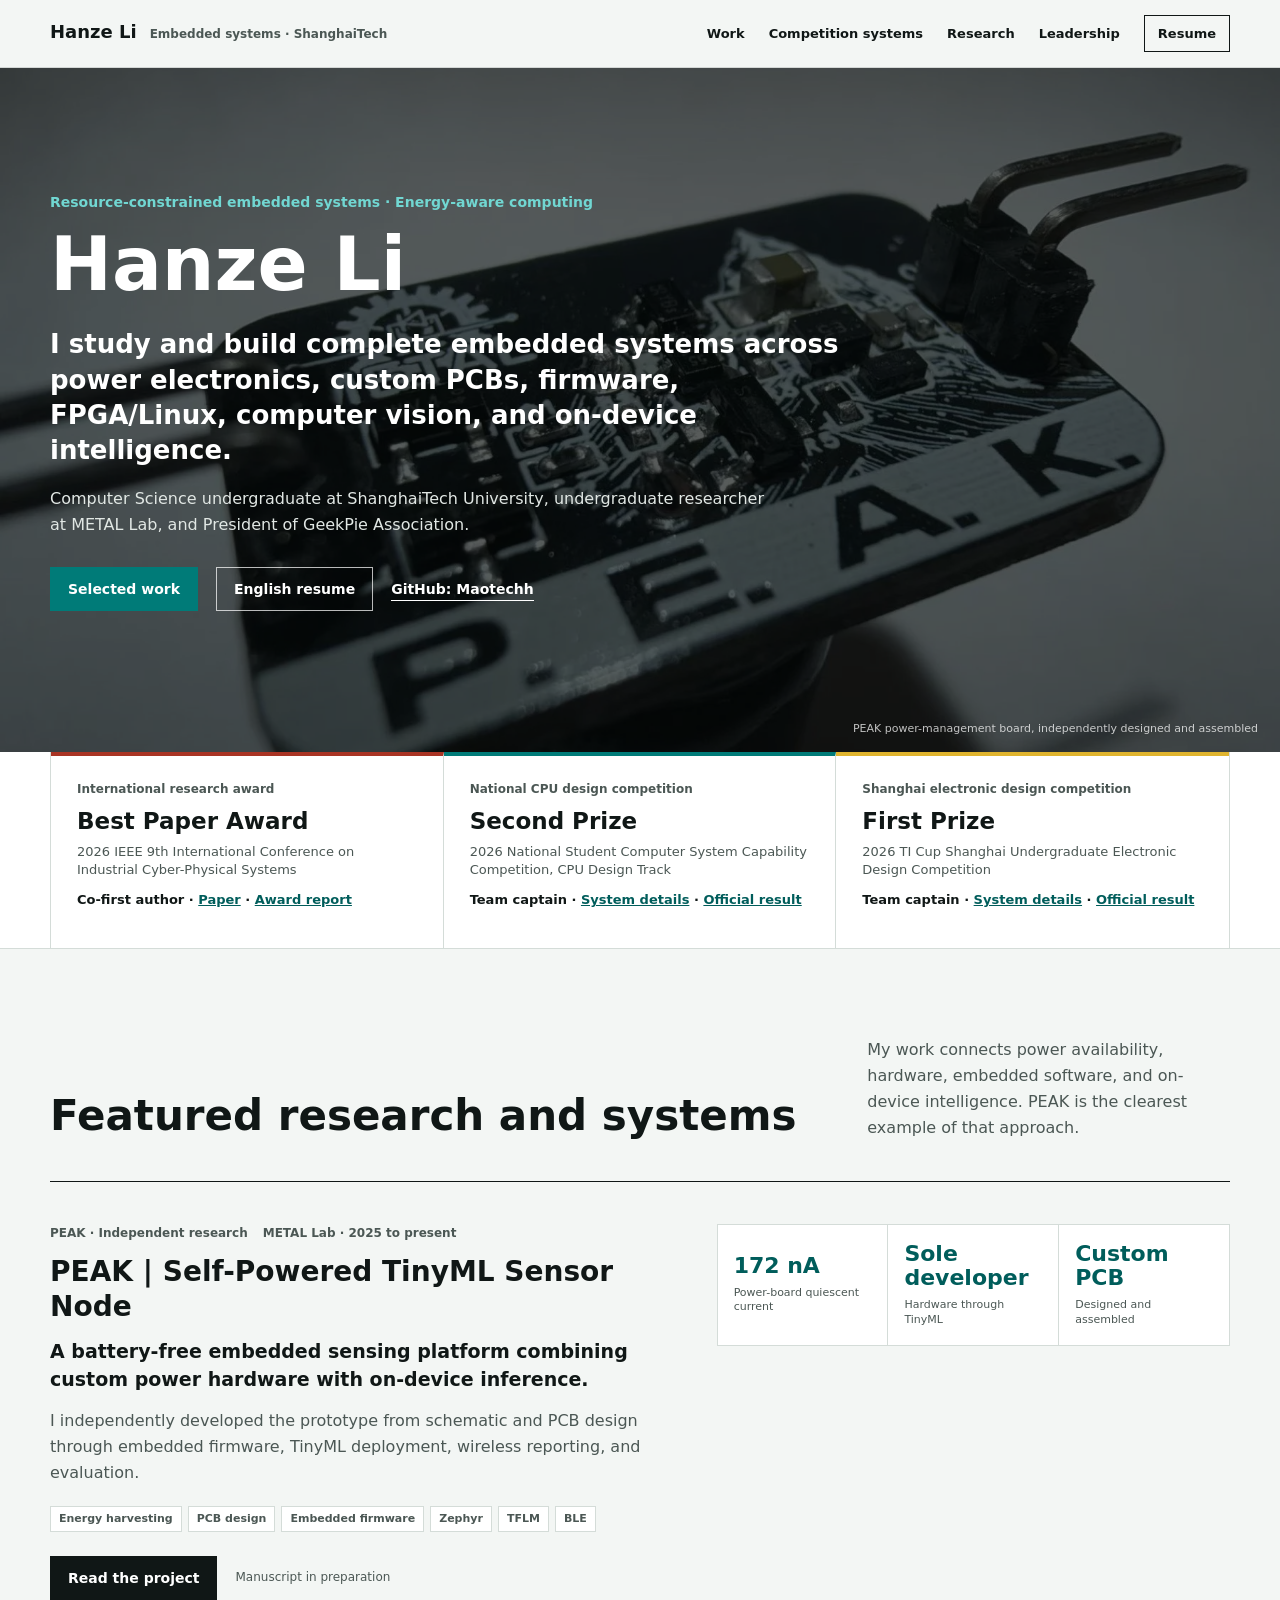
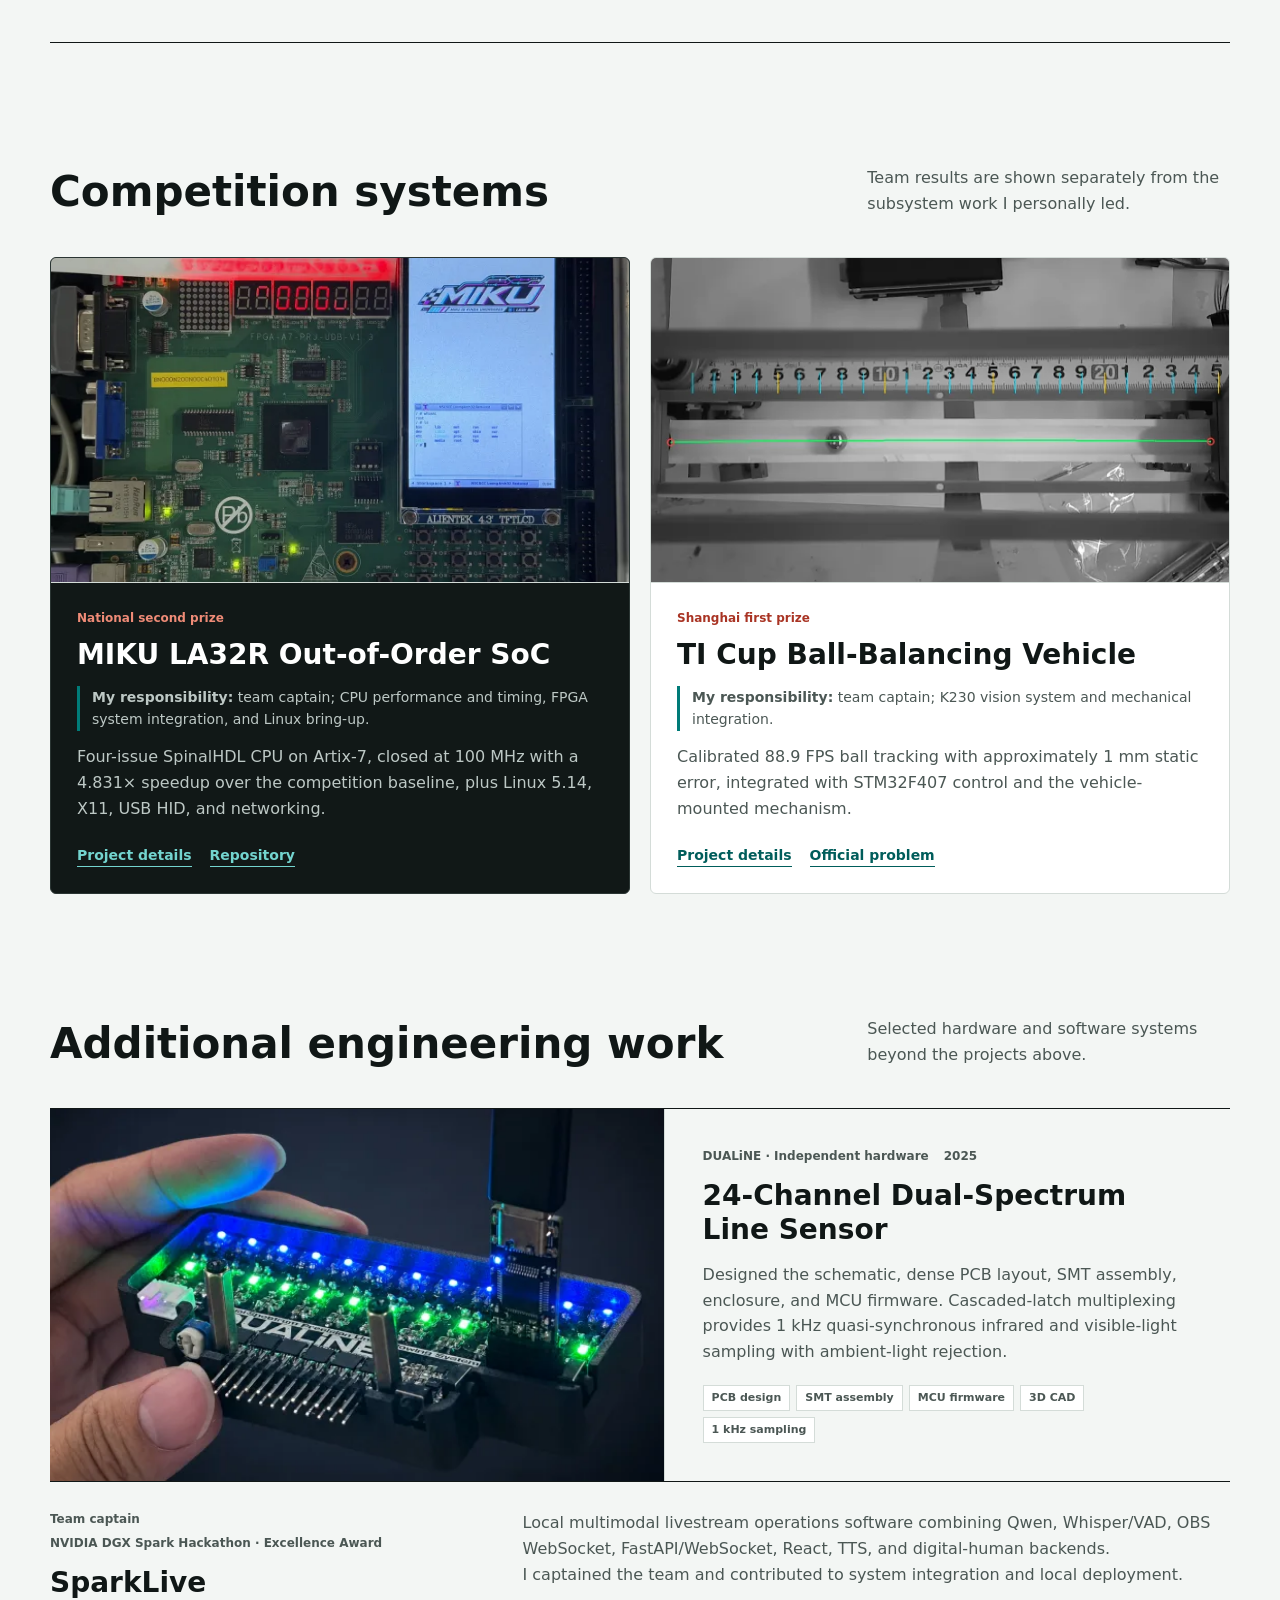
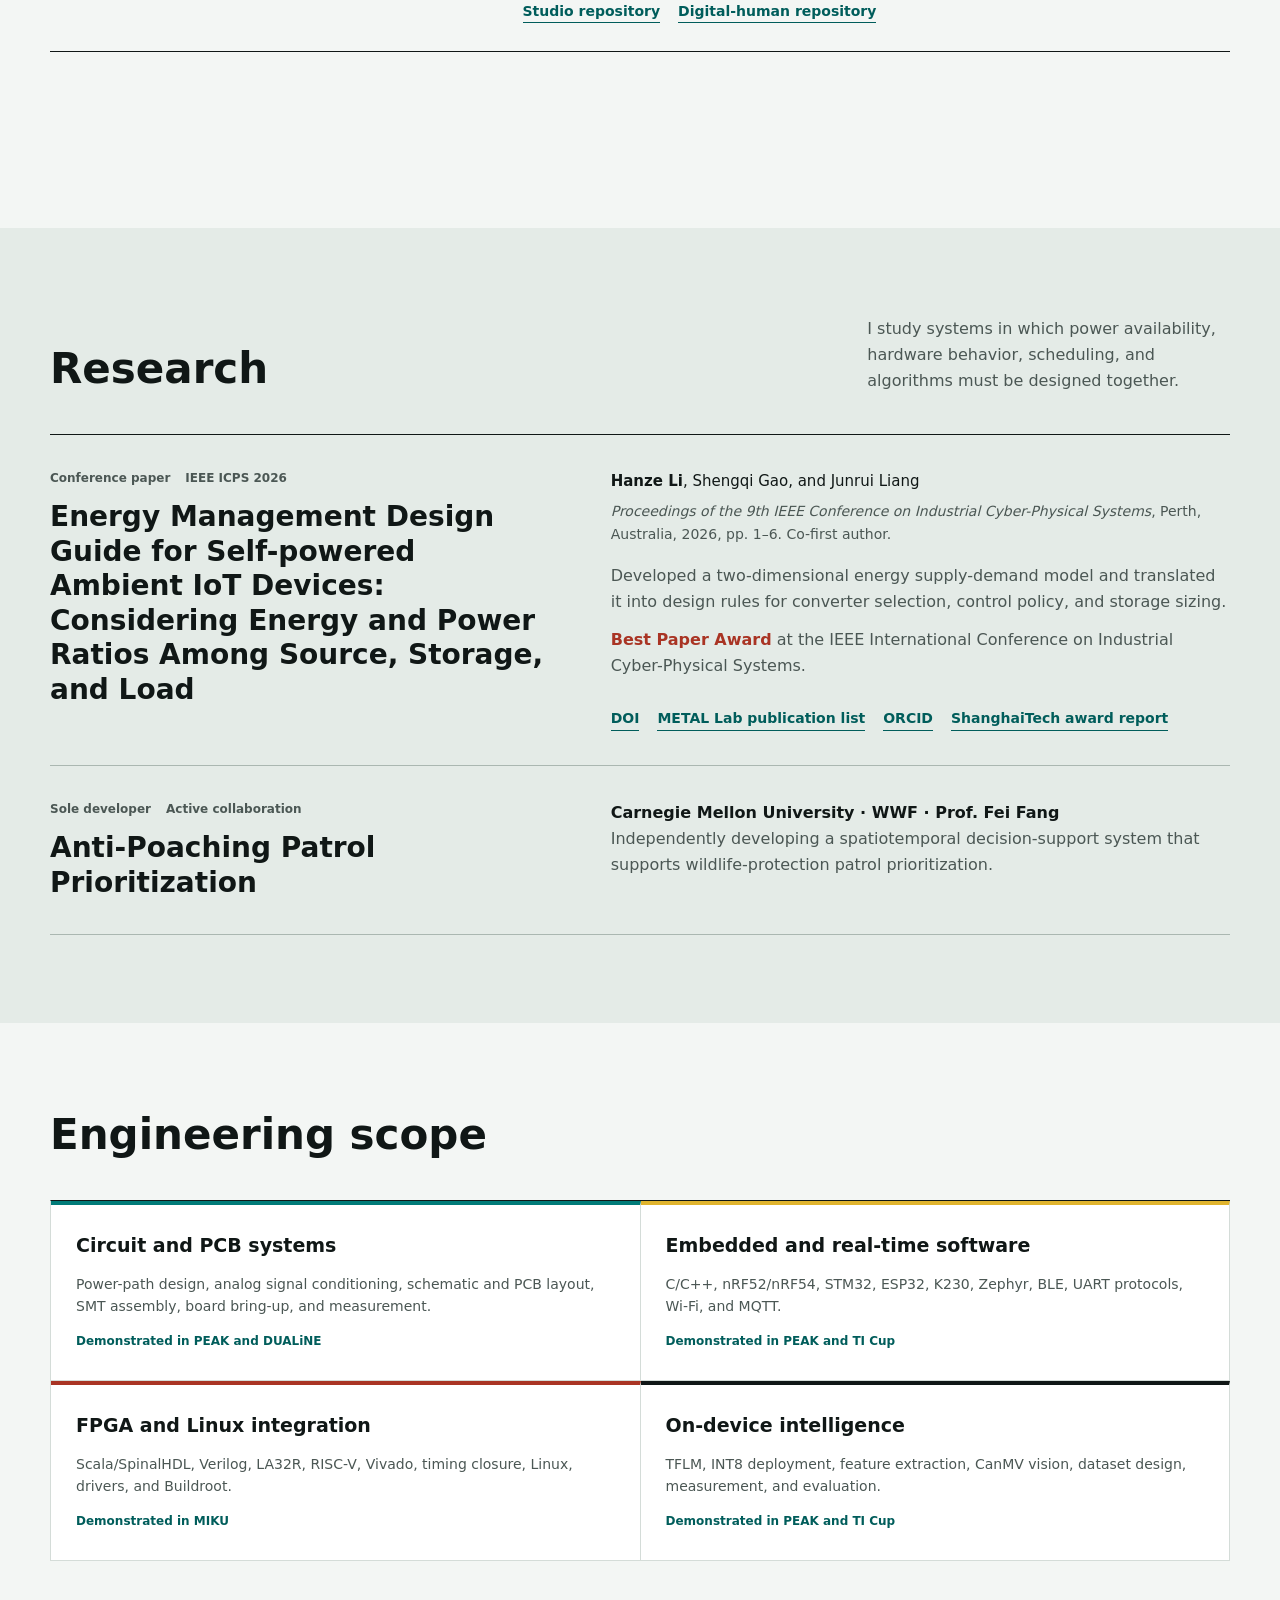
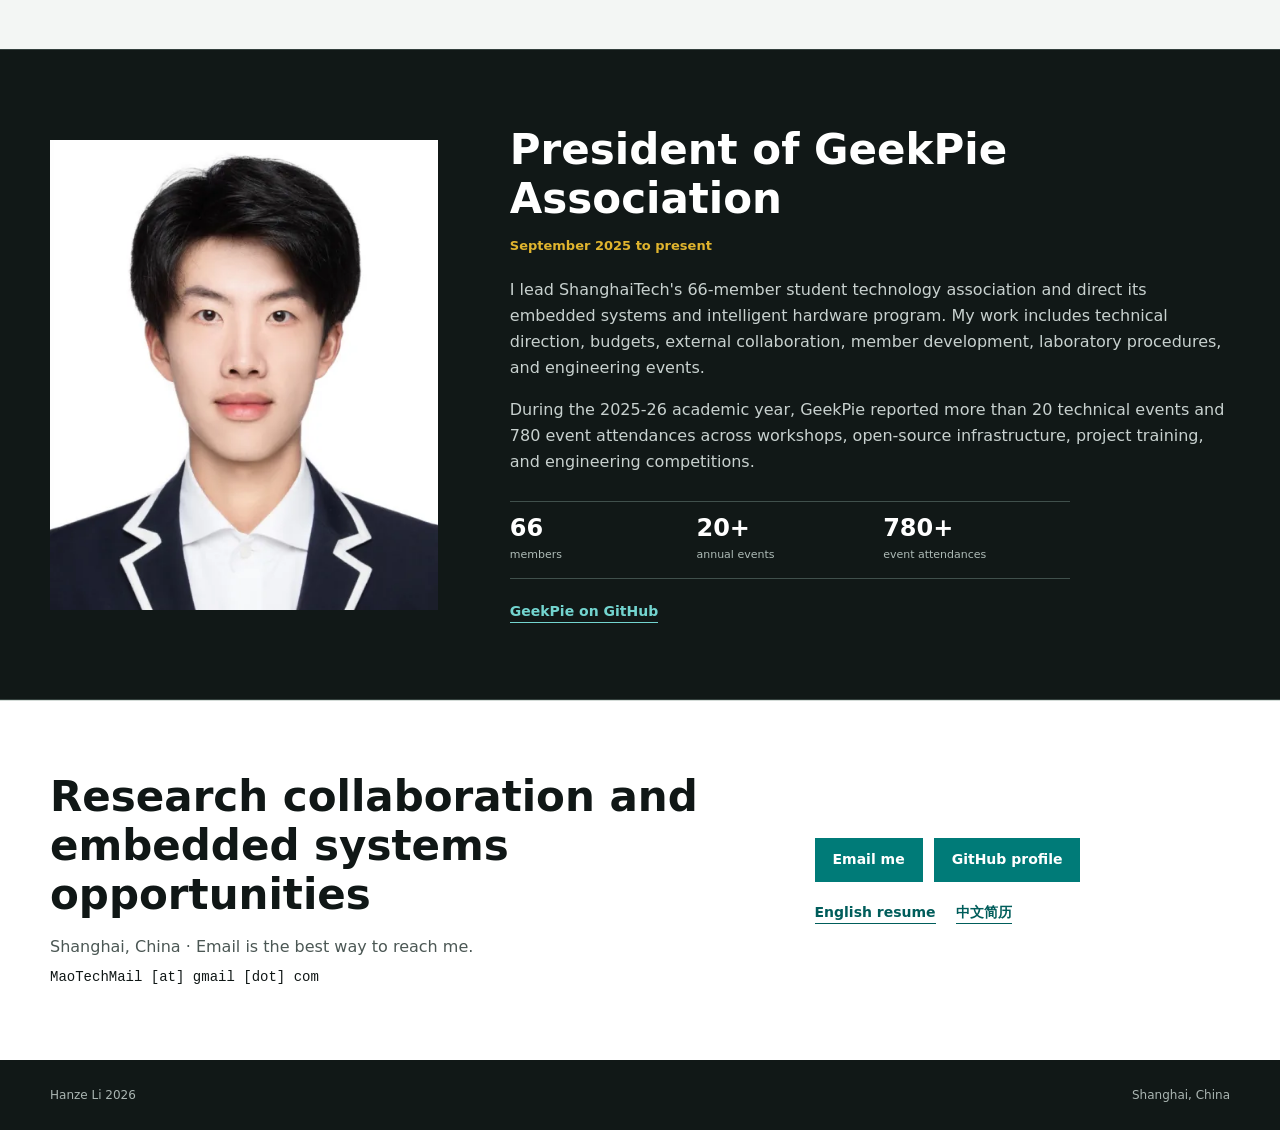
<file: index.html>
<!DOCTYPE html>
<html lang="en">
  <head>
    <meta charset="utf-8">
    <meta name="viewport" content="width=device-width, initial-scale=1">
    <meta
      name="description"
      content="Hanze Li studies resource-constrained embedded systems across power electronics, custom PCBs, firmware, FPGA/Linux, computer vision, and on-device intelligence."
    >
    <meta name="theme-color" content="#111817">
    <meta property="og:type" content="website">
    <meta property="og:title" content="Hanze Li | Embedded Systems Researcher and Engineer">
    <meta
      property="og:description"
      content="Research and engineering across resource-constrained embedded systems, custom hardware, FPGA/Linux systems, and real-time vision."
    >
    <meta property="og:url" content="https://maotechh.github.io/">
    <meta property="og:image" content="https://maotechh.github.io/assets/images/og-hanze-li.jpg">
    <meta property="og:image:width" content="1200">
    <meta property="og:image:height" content="630">
    <meta property="og:image:alt" content="Close-up of the independently designed PEAK energy-management board">
    <meta name="twitter:card" content="summary_large_image">
    <meta name="twitter:title" content="Hanze Li | Embedded Systems Researcher and Engineer">
    <meta name="twitter:description" content="Research and engineering across resource-constrained embedded systems, custom hardware, FPGA/Linux systems, and real-time vision.">
    <meta name="twitter:image" content="https://maotechh.github.io/assets/images/og-hanze-li.jpg">
    <title>Hanze Li | Embedded Systems Researcher and Engineer</title>
    <link rel="canonical" href="https://maotechh.github.io/">
    <link rel="icon" type="image/svg+xml" href="assets/images/favicon.svg">
    <link rel="icon" type="image/png" sizes="32x32" href="assets/images/favicon-32.png?v=20260903-2">
    <link rel="apple-touch-icon" href="assets/images/apple-touch-icon.png?v=20260903-2">
    <link
      rel="preload"
      as="image"
      href="assets/images/peak-board-1200.webp"
      imagesrcset="assets/images/peak-board-640.webp 640w, assets/images/peak-board-1200.webp 1200w, assets/images/peak-board-1800.webp 1800w"
      imagesizes="100vw"
      type="image/webp"
      fetchpriority="high"
    >
    <script>document.documentElement.classList.add("js");</script>
    <link rel="stylesheet" href="styles.css?v=20260903-2">
    <script type="application/ld+json">
      {
        "@context": "https://schema.org",
        "@type": "Person",
        "name": "Hanze Li",
        "alternateName": "Maotechh",
        "url": "https://maotechh.github.io/",
        "image": "https://maotechh.github.io/assets/images/hanze-li.jpg",
        "jobTitle": "Undergraduate Researcher",
        "affiliation": [
          { "@type": "CollegeOrUniversity", "name": "ShanghaiTech University" },
          { "@type": "Organization", "name": "METAL Lab" }
        ],
        "award": [
          "Best Paper Award, IEEE ICPS 2026",
          "Second Prize, 2026 National Student Computer System Capability Competition CPU Design Track",
          "First Prize, 2026 TI Cup Shanghai Undergraduate Electronic Design Competition"
        ],
        "sameAs": [
          "https://github.com/Maotechh",
          "https://github.com/ShanghaitechGeekPie/",
          "https://geekpie.club/",
          "https://orcid.org/0009-0001-6922-0891"
        ]
      }
    </script>
    <script src="script.js?v=20260904" defer></script>
  </head>
  <body>
    <a class="skip-link" href="#main-content">Skip to content</a>

    <header class="site-header" data-header>
      <div class="nav-shell">
        <a class="brand" href="#top">
          <span class="brand-name">Hanze Li</span>
          <span class="brand-label">Embedded systems · ShanghaiTech</span>
        </a>
        <button class="menu-button" type="button" aria-expanded="false" aria-controls="site-nav">
          Menu
        </button>
        <nav class="site-nav" id="site-nav" aria-label="Primary navigation">
          <a href="#work">Work</a>
          <a href="#competition">Competition systems</a>
          <a href="#research">Research</a>
          <a href="#leadership">Leadership</a>
          <a class="nav-resume" href="assets/docs/Hanze-Li-Resume.pdf?v=20260904-2">Resume</a>
        </nav>
      </div>
    </header>

    <main id="main-content">
      <section class="hero" id="top" aria-labelledby="hero-title">
        <picture class="hero-media" aria-hidden="true">
          <source
            type="image/webp"
            srcset="assets/images/peak-board-640.webp 640w, assets/images/peak-board-1200.webp 1200w, assets/images/peak-board-1800.webp 1800w"
            sizes="100vw"
          >
          <img src="assets/images/peak-board.jpg" alt="" width="1800" height="1349" fetchpriority="high">
        </picture>
        <div class="hero-overlay" aria-hidden="true"></div>
        <div class="hero-content">
          <p class="hero-kicker">Resource-constrained embedded systems · Energy-aware computing</p>
          <h1 id="hero-title">Hanze Li</h1>
          <p class="hero-summary">
            I study and build complete embedded systems across power electronics, custom
            PCBs, firmware, FPGA/Linux, computer vision, and on-device intelligence.
          </p>
          <p class="hero-context">
            Computer Science undergraduate at ShanghaiTech University, undergraduate
            researcher at METAL Lab, and President of GeekPie Association.
          </p>
          <nav class="hero-actions" aria-label="Primary links">
            <a class="button button-primary" href="#work">Selected work</a>
            <a class="button button-secondary" href="assets/docs/Hanze-Li-Resume.pdf?v=20260904-2">English resume</a>
            <a class="text-link light-link" href="https://github.com/Maotechh">GitHub: Maotechh</a>
          </nav>
        </div>
        <p class="hero-caption">PEAK power-management board, independently designed and assembled</p>
      </section>

      <section class="recognition" aria-labelledby="recognition-title">
        <div class="page-shell">
          <h2 class="visually-hidden" id="recognition-title">Selected recognition</h2>
          <div class="recognition-grid">
            <article>
              <p class="recognition-level">International research award</p>
              <h3>Best Paper Award</h3>
              <p class="recognition-event">2026 IEEE 9th International Conference on Industrial Cyber-Physical Systems</p>
              <p class="recognition-role">Co-first author · <a href="https://doi.org/10.1109/ICPS70486.2026.11567971">Paper</a> · <a href="https://sist.shanghaitech.edu.cn/2026/0527/c2858a1123090/page.htm">Award report</a></p>
            </article>
            <article>
              <p class="recognition-level">National CPU design competition</p>
              <h3>Second Prize</h3>
              <p class="recognition-event">2026 National Student Computer System Capability Competition, CPU Design Track</p>
              <p class="recognition-role">Team captain · <a href="projects/miku.html">System details</a> · <a href="https://www.nscscc.com/?p=946">Official result</a></p>
            </article>
            <article>
              <p class="recognition-level">Shanghai electronic design competition</p>
              <h3>First Prize</h3>
              <p class="recognition-event">2026 TI Cup Shanghai Undergraduate Electronic Design Competition</p>
              <p class="recognition-role">Team captain · <a href="projects/ti-cup.html">System details</a> · <a href="https://nuedc-sh.sjtu.edu.cn/post_detail.php?id=61">Official result</a></p>
            </article>
          </div>
        </div>
      </section>

      <section class="section page-shell" id="work">
        <div class="section-heading">
          <h2>Featured research and systems</h2>
          <p>
            My work connects power availability, hardware, embedded software, and
            on-device intelligence. PEAK is the clearest example of that approach.
          </p>
        </div>

        <article class="feature-project">
          <div class="feature-copy">
            <div class="project-meta">
              <span>PEAK · Independent research</span>
              <span>METAL Lab · 2025 to present</span>
            </div>
            <h3>PEAK | Self-Powered TinyML Sensor Node</h3>
            <p class="project-lead">
              A battery-free embedded sensing platform combining custom power hardware
              with on-device inference.
            </p>
            <p>
              I independently developed the prototype from schematic and PCB design through
              embedded firmware, TinyML deployment, wireless reporting, and evaluation.
            </p>
            <dl class="metric-grid">
              <div><dt>172 nA</dt><dd>Power-board quiescent current</dd></div>
              <div><dt>Sole developer</dt><dd>Hardware through TinyML</dd></div>
              <div><dt>Custom PCB</dt><dd>Designed and assembled</dd></div>
            </dl>
            <ul class="tag-list">
              <li>Energy harvesting</li>
              <li>PCB design</li>
              <li>Embedded firmware</li>
              <li>Zephyr</li>
              <li>TFLM</li>
              <li>BLE</li>
            </ul>
            <div class="project-actions">
              <a class="button button-dark" href="projects/peak.html">Read the project</a>
              <span class="project-note">Manuscript in preparation</span>
            </div>
          </div>
        </article>
      </section>

      <section class="section section-compact page-shell" id="competition">
        <div class="section-heading">
          <h2>Competition systems</h2>
          <p>Team results are shown separately from the subsystem work I personally led.</p>
        </div>

        <div class="project-grid">
          <article class="project-card project-card-dark">
            <a class="project-image" href="projects/miku.html">
              <picture>
                <source
                  type="image/webp"
                  srcset="assets/images/miku-board-640.webp 640w, assets/images/miku-board-1000.webp 1000w"
                  sizes="(max-width: 760px) calc(100vw - 32px), 50vw"
                >
                <img src="assets/images/miku-board.jpg" alt="MIKU LA32R SoC running LoongArch Linux on an Artix-7 FPGA board" width="1600" height="900" loading="lazy">
              </picture>
            </a>
            <div class="project-card-body">
              <p class="result-label">National second prize</p>
              <h3><a href="projects/miku.html">MIKU LA32R Out-of-Order SoC</a></h3>
              <p class="ownership"><strong>My responsibility:</strong> team captain; CPU performance and timing, FPGA system integration, and Linux bring-up.</p>
              <p>
                Four-issue SpinalHDL CPU on Artix-7, closed at 100 MHz with a 4.831×
                speedup over the competition baseline, plus Linux 5.14, X11, USB HID,
                and networking.
              </p>
              <div class="card-links">
                <a class="text-link" href="projects/miku.html">Project details</a>
                <a class="text-link" href="https://github.com/TossACoinTAC/NSCSCC2026-MIKU">Repository</a>
              </div>
            </div>
          </article>

          <article class="project-card">
            <a class="project-image" href="projects/ti-cup.html">
              <picture>
                <source
                  type="image/webp"
                  srcset="assets/images/ti-vision-640.webp 640w, assets/images/ti-vision-960.webp 960w"
                  sizes="(max-width: 760px) calc(100vw - 32px), 50vw"
                >
                <img src="assets/images/ti-vision.png" alt="K230 grayscale vision output with the calibrated beam centerline and detected steel ball" width="1280" height="960" loading="lazy">
              </picture>
            </a>
            <div class="project-card-body">
              <p class="result-label">Shanghai first prize</p>
              <h3><a href="projects/ti-cup.html">TI Cup Ball-Balancing Vehicle</a></h3>
              <p class="ownership"><strong>My responsibility:</strong> team captain; K230 vision system and mechanical integration.</p>
              <p>
                Calibrated 88.9 FPS ball tracking with approximately 1 mm static error,
                integrated with STM32F407 control and the vehicle-mounted mechanism.
              </p>
              <div class="card-links">
                <a class="text-link" href="projects/ti-cup.html">Project details</a>
                <a class="text-link" href="https://res.nuedc-training.com.cn/topic/2026/topic_140.html">Official problem</a>
              </div>
            </div>
          </article>
        </div>
      </section>

      <section class="section section-compact page-shell" aria-labelledby="hardware-title">
        <div class="section-heading">
          <h2 id="hardware-title">Additional engineering work</h2>
          <p>Selected hardware and software systems beyond the projects above.</p>
        </div>

        <article class="hardware-project">
          <figure class="hardware-visual">
            <picture>
              <source
                type="image/webp"
                srcset="assets/images/dualine-640.webp 640w, assets/images/dualine-1000.webp 1000w"
                sizes="(max-width: 760px) calc(100vw - 32px), 48vw"
              >
              <img src="assets/images/dualine.jpg" alt="DUALiNE 24-channel dual-spectrum line sensor operating with infrared and visible-light emitters" width="1440" height="810" loading="lazy">
            </picture>
          </figure>
          <div class="hardware-copy">
            <div class="project-meta"><span>DUALiNE · Independent hardware</span><span>2025</span></div>
            <h3>24-Channel Dual-Spectrum Line Sensor</h3>
            <p>
              Designed the schematic, dense PCB layout, SMT assembly, enclosure, and MCU
              firmware. Cascaded-latch multiplexing provides 1 kHz quasi-synchronous
              infrared and visible-light sampling with ambient-light rejection.
            </p>
            <ul class="tag-list">
              <li>PCB design</li>
              <li>SMT assembly</li>
              <li>MCU firmware</li>
              <li>3D CAD</li>
              <li>1 kHz sampling</li>
            </ul>
          </div>
        </article>

        <div class="secondary-list">
          <article>
            <div>
              <p class="project-meta"><span>Team captain</span><span>NVIDIA DGX Spark Hackathon · Excellence Award</span></p>
              <h3>SparkLive</h3>
            </div>
            <div>
              <p>
                Local multimodal livestream operations software combining Qwen, Whisper/VAD,
                OBS WebSocket, FastAPI/WebSocket, React, TTS, and digital-human backends.
              </p>
              <p>I captained the team and contributed to system integration and local deployment.</p>
              <div class="card-links">
                <a class="text-link" href="https://github.com/SkillfulPainter/Sparklive-Studio">Studio repository</a>
                <a class="text-link" href="https://github.com/SkillfulPainter/Sparklive-Digital-Man">Digital-human repository</a>
              </div>
            </div>
          </article>
        </div>
      </section>

      <section class="research-band" id="research">
        <div class="section page-shell">
          <div class="section-heading">
            <h2>Research</h2>
            <p>
              I study systems in which power availability, hardware behavior, scheduling,
              and algorithms must be designed together.
            </p>
          </div>

          <div class="research-list">
            <article>
              <div class="research-title">
                <p class="project-meta"><span>Conference paper</span><span>IEEE ICPS 2026</span></p>
                <h3>Energy Management Design Guide for Self-powered Ambient IoT Devices: Considering Energy and Power Ratios Among Source, Storage, and Load</h3>
              </div>
              <div class="research-copy publication-entry">
                <p class="publication-authors"><strong>Hanze Li</strong>, Shengqi Gao, and Junrui Liang</p>
                <p class="publication-venue"><em>Proceedings of the 9th IEEE Conference on Industrial Cyber-Physical Systems</em>, Perth, Australia, 2026, pp. 1–6. Co-first author.</p>
                <p>
                  Developed a two-dimensional energy supply-demand model and translated it
                  into design rules for converter selection, control policy, and storage sizing.
                </p>
                <p class="research-result"><strong>Best Paper Award</strong> at the IEEE International Conference on Industrial Cyber-Physical Systems.</p>
                <div class="card-links publication-links">
                  <a class="text-link" href="https://doi.org/10.1109/ICPS70486.2026.11567971">DOI</a>
                  <a class="text-link" href="https://metal.shanghaitech.edu.cn/publication.htm">METAL Lab publication list</a>
                  <a class="text-link" href="https://orcid.org/0009-0001-6922-0891">ORCID</a>
                  <a class="text-link" href="https://sist.shanghaitech.edu.cn/2026/0527/c2858a1123090/page.htm">ShanghaiTech award report</a>
                </div>
              </div>
            </article>

            <article>
              <div class="research-title">
                <p class="project-meta"><span>Sole developer</span><span>Active collaboration</span></p>
                <h3>Anti-Poaching Patrol Prioritization</h3>
              </div>
              <div class="research-copy">
                <p class="collaboration-line"><span>Carnegie Mellon University · WWF</span><span>Prof. Fei Fang</span></p>
                <p>
                  Independently developing a spatiotemporal decision-support system that
                  supports wildlife-protection patrol prioritization.
                </p>
              </div>
            </article>
          </div>
        </div>
      </section>

      <section class="section page-shell capabilities" aria-labelledby="capabilities-title">
        <div class="section-heading compact-heading">
          <h2 id="capabilities-title">Engineering scope</h2>
        </div>
        <div class="capability-grid">
          <article>
            <h3>Circuit and PCB systems</h3>
            <p>Power-path design, analog signal conditioning, schematic and PCB layout, SMT assembly, board bring-up, and measurement.</p>
            <span>Demonstrated in PEAK and DUALiNE</span>
          </article>
          <article>
            <h3>Embedded and real-time software</h3>
            <p>C/C++, nRF52/nRF54, STM32, ESP32, K230, Zephyr, BLE, UART protocols, Wi-Fi, and MQTT.</p>
            <span>Demonstrated in PEAK and TI Cup</span>
          </article>
          <article>
            <h3>FPGA and Linux integration</h3>
            <p>Scala/SpinalHDL, Verilog, LA32R, RISC-V, Vivado, timing closure, Linux, drivers, and Buildroot.</p>
            <span>Demonstrated in MIKU</span>
          </article>
          <article>
            <h3>On-device intelligence</h3>
            <p>TFLM, INT8 deployment, feature extraction, CanMV vision, dataset design, measurement, and evaluation.</p>
            <span>Demonstrated in PEAK and TI Cup</span>
          </article>
        </div>
      </section>

      <section class="leadership-band" id="leadership">
        <div class="page-shell leadership-layout">
          <figure class="portrait-wrap">
            <picture>
              <source
                type="image/webp"
                srcset="assets/images/hanze-li-480.webp 480w, assets/images/hanze-li-720.webp 720w"
                sizes="(max-width: 760px) 320px, 36vw"
              >
              <img src="assets/images/hanze-li.jpg" alt="Portrait of Hanze Li" width="963" height="1400" loading="lazy">
            </picture>
          </figure>
          <div class="leadership-copy">
            <h2>President of GeekPie Association</h2>
            <p class="leadership-period">September 2025 to present</p>
            <p>
              I lead ShanghaiTech's 66-member student technology association and direct
              its embedded systems and intelligent hardware program. My work includes
              technical direction, budgets, external collaboration, member development,
              laboratory procedures, and engineering events.
            </p>
            <p>
              During the 2025-26 academic year, GeekPie reported more than 20 technical
              events and 780 event attendances across workshops, open-source
              infrastructure, project training, and engineering competitions.
            </p>
            <dl class="leadership-metrics">
              <div><dt>66</dt><dd>members</dd></div>
              <div><dt>20+</dt><dd>annual events</dd></div>
              <div><dt>780+</dt><dd>event attendances</dd></div>
            </dl>
            <a class="text-link" href="https://github.com/ShanghaitechGeekPie/">GeekPie on GitHub</a>
          </div>
        </div>
      </section>

      <section class="contact-band" id="contact">
        <div class="page-shell contact-layout">
          <div>
            <h2>Research collaboration and embedded systems opportunities</h2>
            <p>Shanghai, China · Email is the best way to reach me.</p>
            <p class="contact-email">MaoTechMail [at] gmail [dot] com</p>
          </div>
          <div class="contact-actions">
            <a class="button button-primary" href="#contact" data-email-link>Email me</a>
            <a class="button button-primary" href="https://github.com/Maotechh">GitHub profile</a>
            <div class="resume-links">
              <a class="text-link" href="assets/docs/Hanze-Li-Resume.pdf?v=20260904-2">English resume</a>
              <a class="text-link" href="assets/docs/Hanze-Li-Resume-ZH.pdf?v=20260904-2">中文简历</a>
            </div>
          </div>
        </div>
      </section>
    </main>

    <footer class="site-footer">
      <div class="page-shell footer-layout">
        <p>Hanze Li <span data-year>2026</span></p>
        <p>Shanghai, China</p>
      </div>
    </footer>
  </body>
</html>
</file>
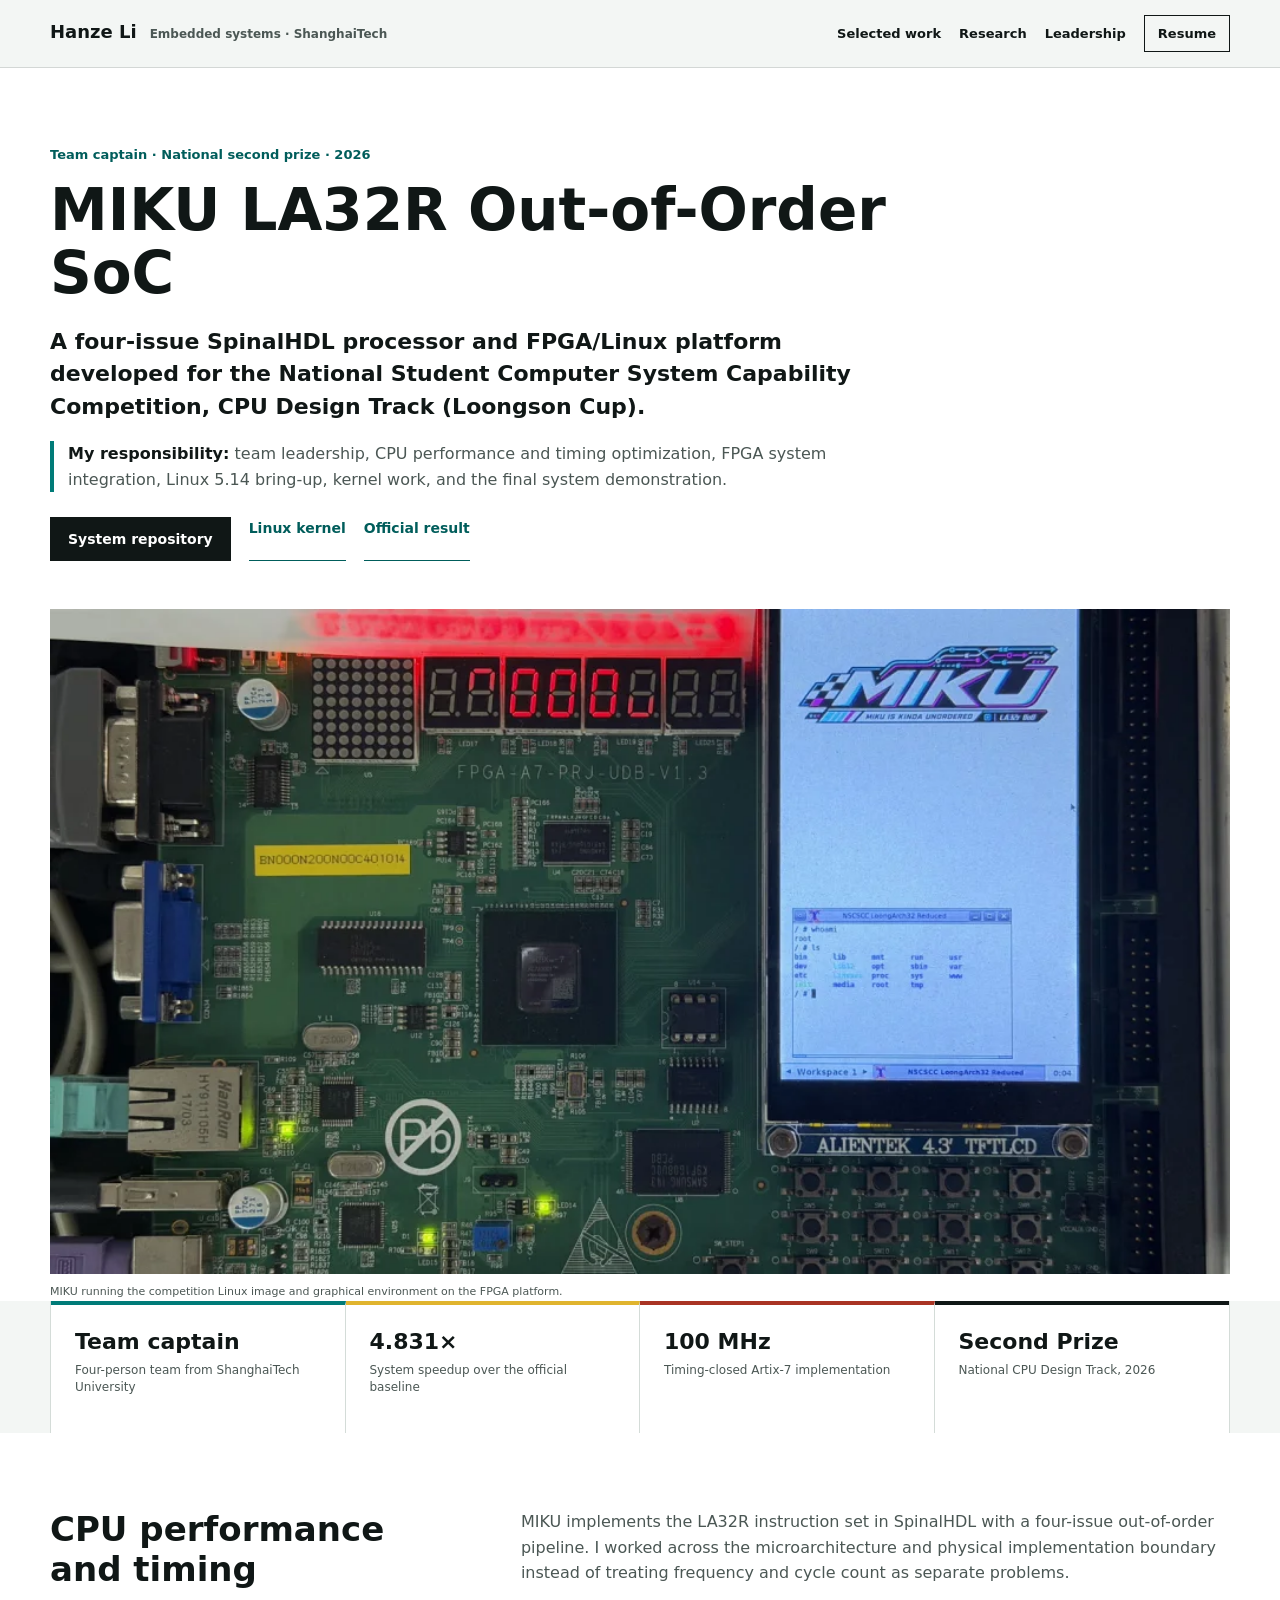
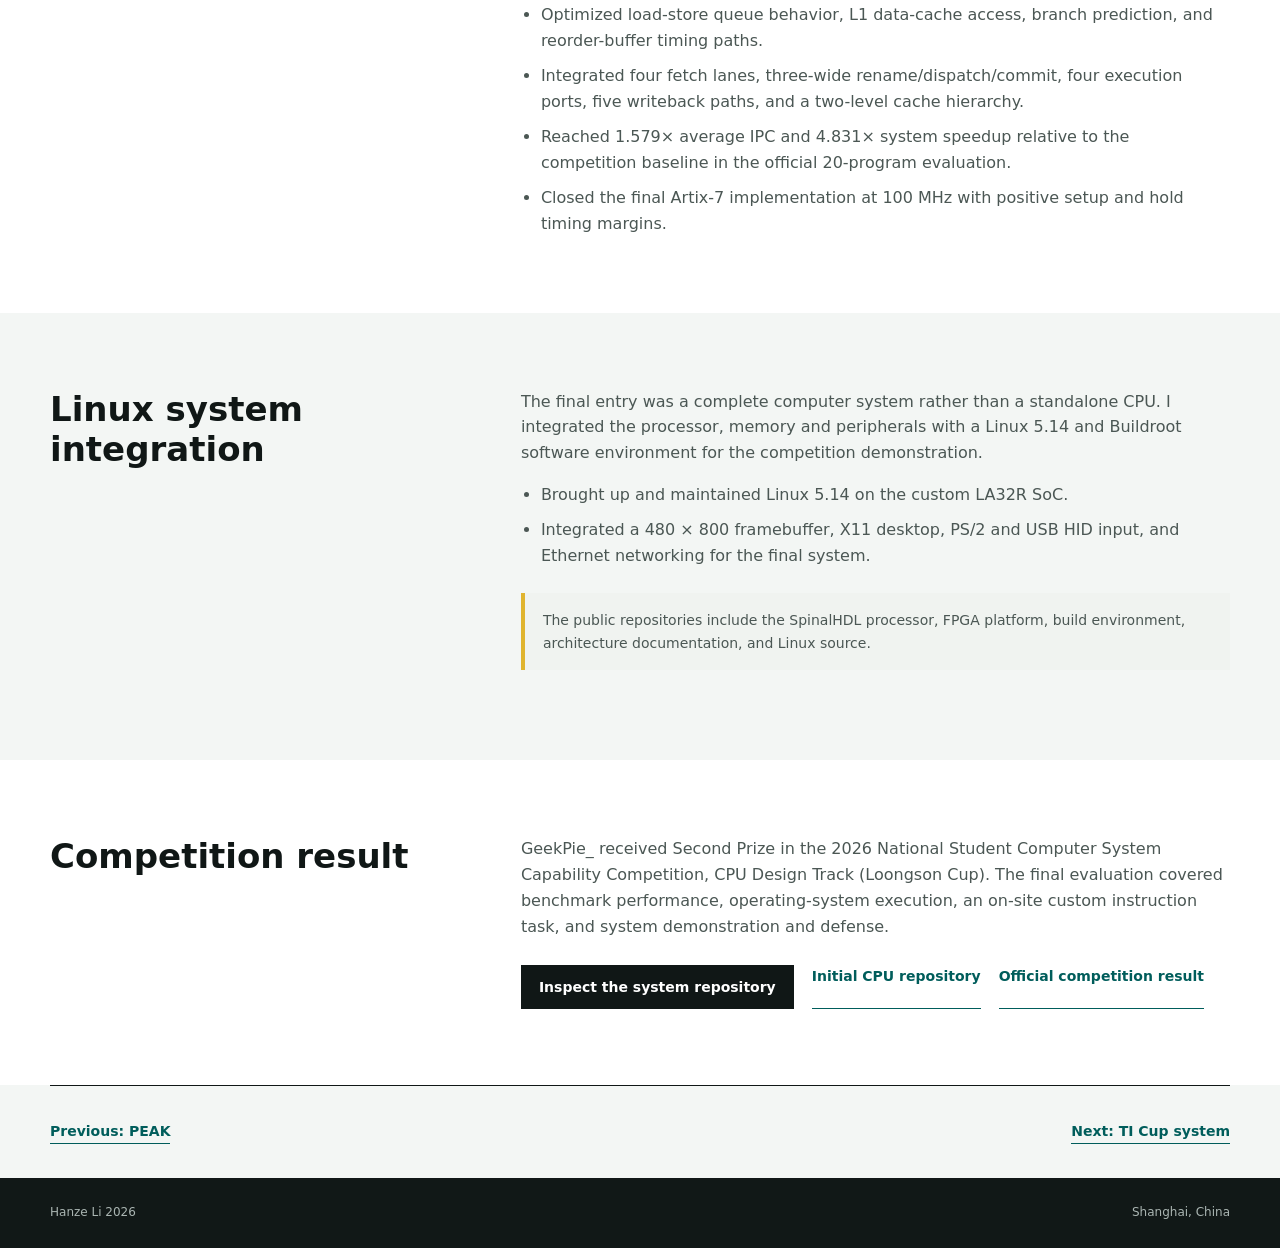
<file: projects/miku.html>
<!DOCTYPE html>
<html lang="en">
  <head>
    <meta charset="utf-8">
    <meta name="viewport" content="width=device-width, initial-scale=1">
    <meta name="description" content="MIKU is a four-issue LA32R out-of-order SoC led by Hanze Li for the 2026 Loongson Cup.">
    <meta name="theme-color" content="#111817">
    <meta property="og:type" content="article">
    <meta property="og:title" content="MIKU LA32R Out-of-Order SoC | Hanze Li">
    <meta property="og:description" content="A 100 MHz Artix-7 FPGA SoC running Linux 5.14, awarded national second prize in the 2026 Loongson Cup.">
    <meta property="og:url" content="https://maotechh.github.io/projects/miku.html">
    <meta property="og:image" content="https://maotechh.github.io/assets/images/miku-board.jpg">
    <meta property="og:image:width" content="1600">
    <meta property="og:image:height" content="900">
    <meta property="og:image:alt" content="MIKU SoC running a graphical Linux environment on the Artix-7 competition board">
    <meta name="twitter:card" content="summary_large_image">
    <meta name="twitter:title" content="MIKU LA32R Out-of-Order SoC | Hanze Li">
    <meta name="twitter:description" content="A 100 MHz Artix-7 FPGA SoC running Linux 5.14, awarded national second prize in the 2026 Loongson Cup.">
    <meta name="twitter:image" content="https://maotechh.github.io/assets/images/miku-board.jpg">
    <title>MIKU LA32R Out-of-Order SoC | Hanze Li</title>
    <link rel="canonical" href="https://maotechh.github.io/projects/miku.html">
    <link rel="icon" type="image/svg+xml" href="../assets/images/favicon.svg">
    <link rel="icon" type="image/png" sizes="32x32" href="../assets/images/favicon-32.png?v=20260903-2">
    <link rel="apple-touch-icon" href="../assets/images/apple-touch-icon.png?v=20260903-2">
    <script>document.documentElement.classList.add("js");</script>
    <link rel="stylesheet" href="../styles.css?v=20260903-2">
    <script src="../script.js?v=20260904" defer></script>
  </head>
  <body class="project-page">
    <a class="skip-link" href="#main-content">Skip to content</a>
    <header class="site-header">
      <div class="nav-shell">
        <a class="brand" href="../index.html">
          <span class="brand-name">Hanze Li</span>
          <span class="brand-label">Embedded systems · ShanghaiTech</span>
        </a>
        <button class="menu-button" type="button" aria-expanded="false" aria-controls="site-nav">Menu</button>
        <nav class="site-nav" id="site-nav" aria-label="Primary navigation">
          <a href="../index.html#work">Selected work</a>
          <a href="../index.html#research">Research</a>
          <a href="../index.html#leadership">Leadership</a>
          <a class="nav-resume" href="../assets/docs/Hanze-Li-Resume.pdf?v=20260904-2">Resume</a>
        </nav>
      </div>
    </header>

    <main id="main-content">
      <section class="project-hero">
        <div class="project-hero-copy">
          <p class="project-eyebrow">Team captain · National second prize · 2026</p>
          <h1>MIKU LA32R Out-of-Order SoC</h1>
          <p class="project-lead">
            A four-issue SpinalHDL processor and FPGA/Linux platform developed for the
            National Student Computer System Capability Competition, CPU Design Track (Loongson Cup).
          </p>
          <p class="project-role">
            <strong>My responsibility:</strong> team leadership, CPU performance and timing
            optimization, FPGA system integration, Linux 5.14 bring-up, kernel work, and
            the final system demonstration.
          </p>
          <div class="project-hero-actions">
            <a class="button button-dark" href="https://github.com/TossACoinTAC/NSCSCC2026-MIKU">System repository</a>
            <a class="text-link" href="https://github.com/Maotechh/nscscc-linux-kernel">Linux kernel</a>
            <a class="text-link" href="https://www.nscscc.com/?p=946">Official result</a>
          </div>
        </div>
        <figure class="project-hero-figure">
          <picture>
            <source type="image/webp" srcset="../assets/images/miku-board-640.webp 640w, ../assets/images/miku-board-1000.webp 1000w" sizes="(max-width: 1180px) calc(100vw - 48px), 1180px">
            <img src="../assets/images/miku-board.jpg" alt="MIKU SoC running LoongArch32 Reduced Linux with a graphical desktop on the Artix-7 contest board" width="1600" height="900">
          </picture>
          <figcaption>MIKU running the competition Linux image and graphical environment on the FPGA platform.</figcaption>
        </figure>
      </section>

      <dl class="project-facts">
        <div><dt>Team captain</dt><dd>Four-person team from ShanghaiTech University</dd></div>
        <div><dt>4.831×</dt><dd>System speedup over the official baseline</dd></div>
        <div><dt>100 MHz</dt><dd>Timing-closed Artix-7 implementation</dd></div>
        <div><dt>Second Prize</dt><dd>National CPU Design Track, 2026</dd></div>
      </dl>

      <section class="detail-band detail-band-surface">
        <div class="page-shell detail-grid">
          <h2>CPU performance and timing</h2>
          <div class="detail-copy">
            <p>
              MIKU implements the LA32R instruction set in SpinalHDL with a four-issue
              out-of-order pipeline. I worked across the microarchitecture and physical
              implementation boundary instead of treating frequency and cycle count as
              separate problems.
            </p>
            <ul>
              <li>Optimized load-store queue behavior, L1 data-cache access, branch prediction, and reorder-buffer timing paths.</li>
              <li>Integrated four fetch lanes, three-wide rename/dispatch/commit, four execution ports, five writeback paths, and a two-level cache hierarchy.</li>
              <li>Reached 1.579× average IPC and 4.831× system speedup relative to the competition baseline in the official 20-program evaluation.</li>
              <li>Closed the final Artix-7 implementation at 100 MHz with positive setup and hold timing margins.</li>
            </ul>
          </div>
        </div>
      </section>

      <section class="detail-band">
        <div class="page-shell detail-grid">
          <h2>Linux system integration</h2>
          <div class="detail-copy">
            <p>
              The final entry was a complete computer system rather than a standalone CPU.
              I integrated the processor, memory and peripherals with a Linux 5.14 and
              Buildroot software environment for the competition demonstration.
            </p>
            <ul>
              <li>Brought up and maintained Linux 5.14 on the custom LA32R SoC.</li>
              <li>Integrated a 480 × 800 framebuffer, X11 desktop, PS/2 and USB HID input, and Ethernet networking for the final system.</li>
            </ul>
            <p class="evidence-note">
              The public repositories include the SpinalHDL processor, FPGA platform,
              build environment, architecture documentation, and Linux source.
            </p>
          </div>
        </div>
      </section>

      <section class="detail-band detail-band-surface">
        <div class="page-shell detail-grid">
          <h2>Competition result</h2>
          <div class="detail-copy">
            <p>
              GeekPie_ received Second Prize in the 2026 National Student Computer System
              Capability Competition, CPU Design Track (Loongson Cup). The final evaluation
              covered benchmark performance, operating-system execution, an on-site custom
              instruction task, and system demonstration and defense.
            </p>
            <div class="project-hero-actions">
              <a class="button button-dark" href="https://github.com/TossACoinTAC/NSCSCC2026-MIKU">Inspect the system repository</a>
              <a class="text-link" href="https://github.com/Maotechh/nscscc-cpu">Initial CPU repository</a>
              <a class="text-link" href="https://www.nscscc.com/?p=946">Official competition result</a>
            </div>
          </div>
        </div>
      </section>

      <nav class="project-next page-shell" aria-label="Project navigation">
        <a class="text-link" href="peak.html">Previous: PEAK</a>
        <a class="text-link" href="ti-cup.html">Next: TI Cup system</a>
      </nav>
    </main>
    <footer class="site-footer"><div class="page-shell footer-layout"><p>Hanze Li <span data-year>2026</span></p><p>Shanghai, China</p></div></footer>
  </body>
</html>
</file>
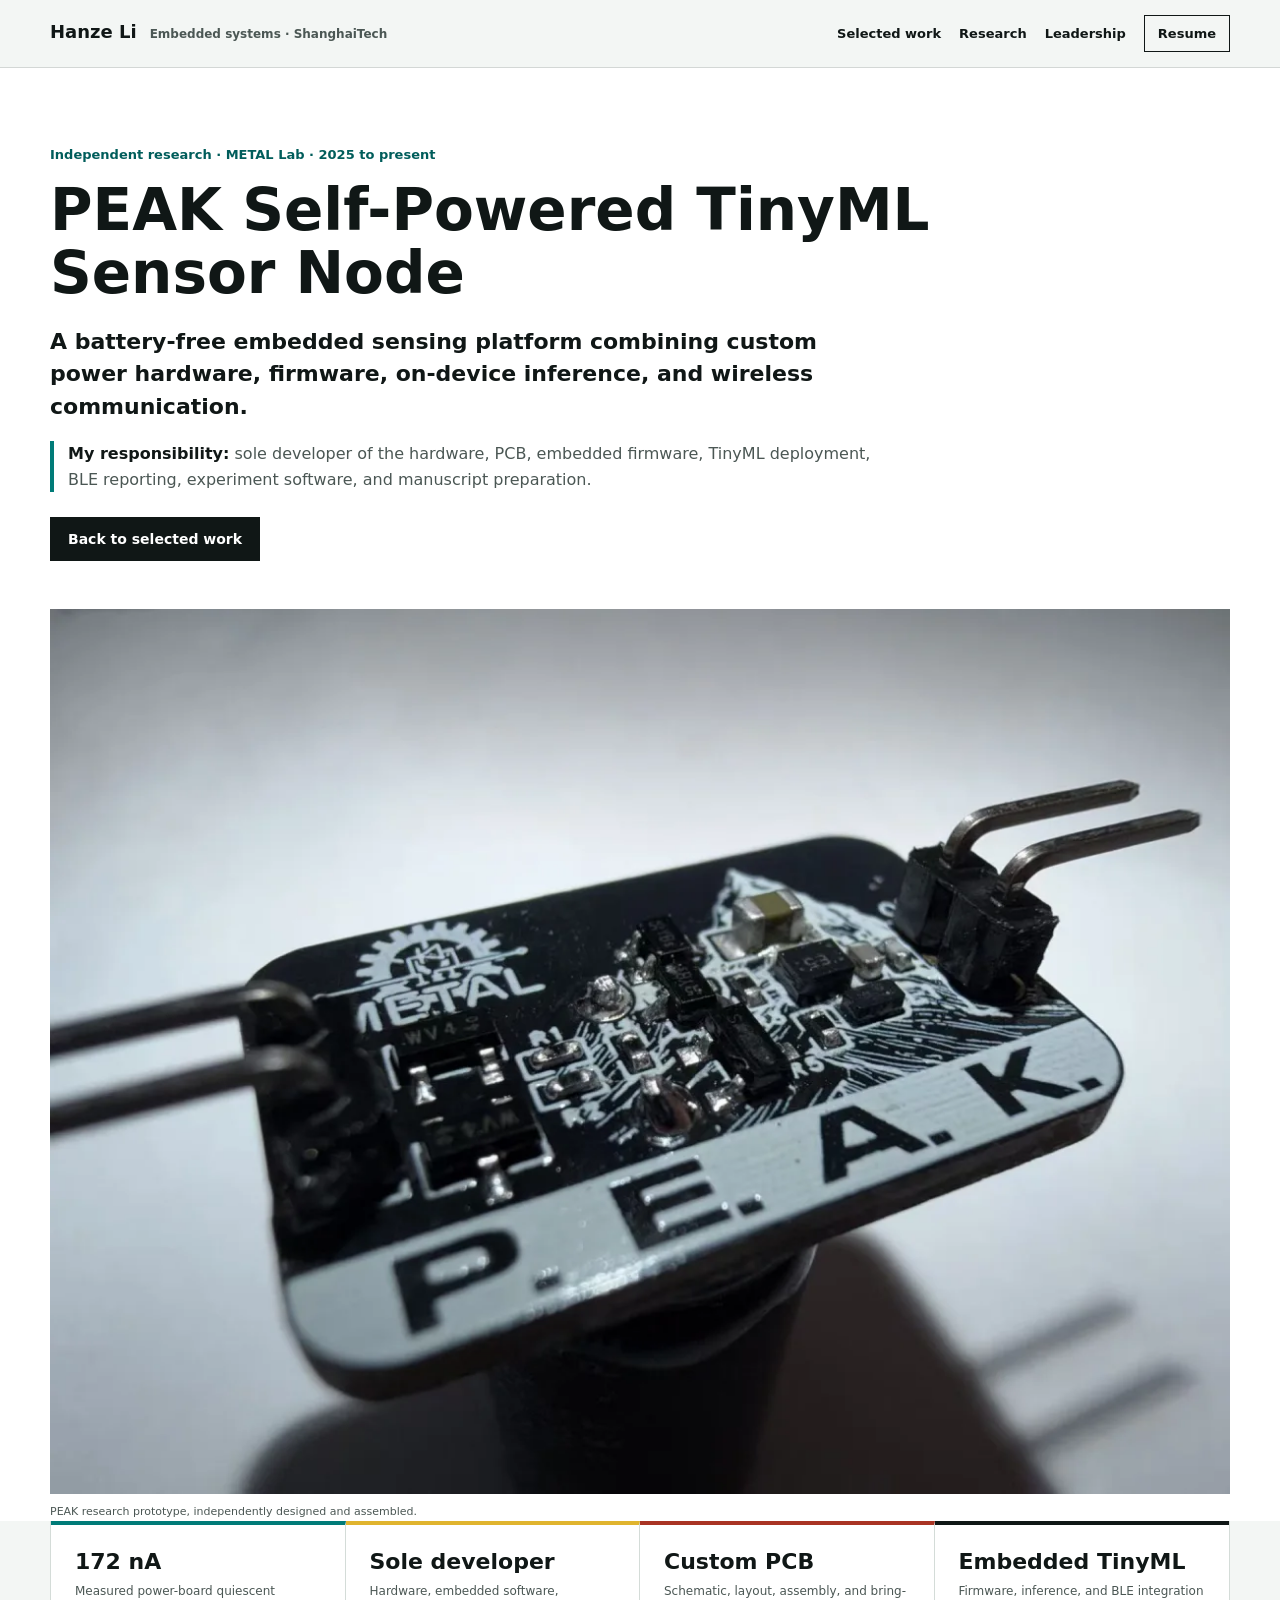
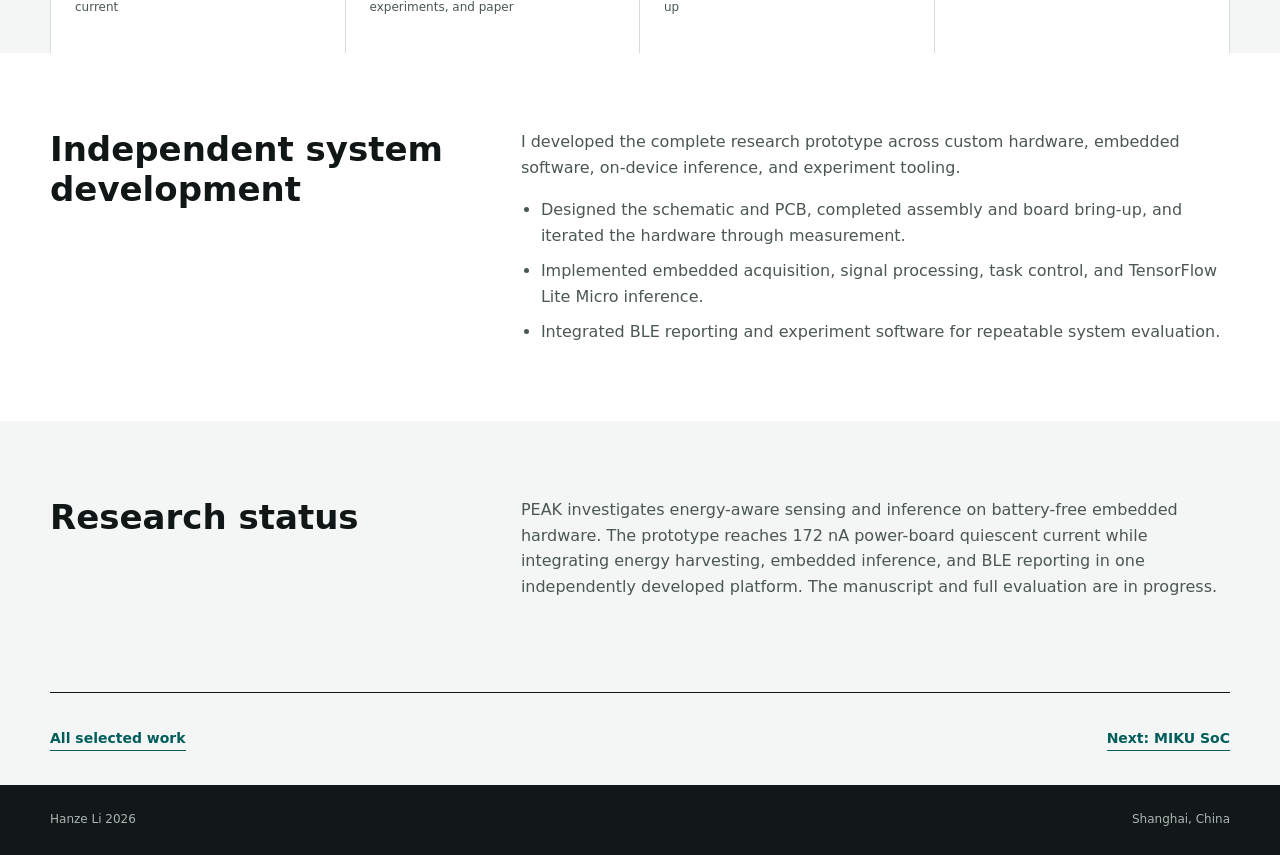
<file: projects/peak.html>
<!DOCTYPE html>
<html lang="en">
  <head>
    <meta charset="utf-8">
    <meta name="viewport" content="width=device-width, initial-scale=1">
    <meta name="description" content="PEAK is Hanze Li's independently developed self-powered TinyML sensing platform.">
    <meta name="theme-color" content="#111817">
    <meta property="og:type" content="article">
    <meta property="og:title" content="PEAK Self-Powered TinyML | Hanze Li">
    <meta property="og:description" content="A custom energy-harvesting PCB and embedded TinyML platform developed independently at METAL Lab.">
    <meta property="og:url" content="https://maotechh.github.io/projects/peak.html">
    <meta property="og:image" content="https://maotechh.github.io/assets/images/og-hanze-li.jpg">
    <meta property="og:image:width" content="1200">
    <meta property="og:image:height" content="630">
    <meta property="og:image:alt" content="Close-up of the independently designed PEAK research prototype">
    <meta name="twitter:card" content="summary_large_image">
    <meta name="twitter:title" content="PEAK Self-Powered TinyML | Hanze Li">
    <meta name="twitter:description" content="A custom energy-harvesting PCB and embedded TinyML platform developed independently at METAL Lab.">
    <meta name="twitter:image" content="https://maotechh.github.io/assets/images/og-hanze-li.jpg">
    <title>PEAK Self-Powered TinyML | Hanze Li</title>
    <link rel="canonical" href="https://maotechh.github.io/projects/peak.html">
    <link rel="icon" type="image/svg+xml" href="../assets/images/favicon.svg">
    <link rel="icon" type="image/png" sizes="32x32" href="../assets/images/favicon-32.png?v=20260903-2">
    <link rel="apple-touch-icon" href="../assets/images/apple-touch-icon.png?v=20260903-2">
    <script>document.documentElement.classList.add("js");</script>
    <link rel="stylesheet" href="../styles.css?v=20260903-2">
    <script src="../script.js?v=20260904" defer></script>
  </head>
  <body class="project-page">
    <a class="skip-link" href="#main-content">Skip to content</a>
    <header class="site-header">
      <div class="nav-shell">
        <a class="brand" href="../index.html">
          <span class="brand-name">Hanze Li</span>
          <span class="brand-label">Embedded systems · ShanghaiTech</span>
        </a>
        <button class="menu-button" type="button" aria-expanded="false" aria-controls="site-nav">Menu</button>
        <nav class="site-nav" id="site-nav" aria-label="Primary navigation">
          <a href="../index.html#work">Selected work</a>
          <a href="../index.html#research">Research</a>
          <a href="../index.html#leadership">Leadership</a>
          <a class="nav-resume" href="../assets/docs/Hanze-Li-Resume.pdf?v=20260904-2">Resume</a>
        </nav>
      </div>
    </header>

    <main id="main-content">
      <section class="project-hero">
        <div class="project-hero-copy">
          <p class="project-eyebrow">Independent research · METAL Lab · 2025 to present</p>
          <h1>PEAK Self-Powered TinyML Sensor Node</h1>
          <p class="project-lead">
            A battery-free embedded sensing platform combining custom power hardware,
            firmware, on-device inference, and wireless communication.
          </p>
          <p class="project-role">
            <strong>My responsibility:</strong> sole developer of the hardware, PCB,
            embedded firmware, TinyML deployment, BLE reporting, experiment software,
            and manuscript preparation.
          </p>
          <div class="project-hero-actions">
            <a class="button button-dark" href="../index.html#work">Back to selected work</a>
          </div>
        </div>
        <figure class="project-hero-figure">
          <picture>
            <source type="image/webp" srcset="../assets/images/peak-board-640.webp 640w, ../assets/images/peak-board-1200.webp 1200w, ../assets/images/peak-board-1800.webp 1800w" sizes="(max-width: 1180px) calc(100vw - 48px), 1180px">
            <img src="../assets/images/peak-board.jpg" alt="Close-up of the independently designed PEAK research prototype" width="1800" height="1349">
          </picture>
          <figcaption>PEAK research prototype, independently designed and assembled.</figcaption>
        </figure>
      </section>

      <dl class="project-facts">
        <div><dt>172 nA</dt><dd>Measured power-board quiescent current</dd></div>
        <div><dt>Sole developer</dt><dd>Hardware, embedded software, experiments, and paper</dd></div>
        <div><dt>Custom PCB</dt><dd>Schematic, layout, assembly, and bring-up</dd></div>
        <div><dt>Embedded TinyML</dt><dd>Firmware, inference, and BLE integration</dd></div>
      </dl>

      <section class="detail-band detail-band-surface">
        <div class="page-shell detail-grid">
          <h2>Independent system development</h2>
          <div class="detail-copy">
            <p>
              I developed the complete research prototype across custom hardware,
              embedded software, on-device inference, and experiment tooling.
            </p>
            <ul>
              <li>Designed the schematic and PCB, completed assembly and board bring-up, and iterated the hardware through measurement.</li>
              <li>Implemented embedded acquisition, signal processing, task control, and TensorFlow Lite Micro inference.</li>
              <li>Integrated BLE reporting and experiment software for repeatable system evaluation.</li>
            </ul>
          </div>
        </div>
      </section>

      <section class="detail-band">
        <div class="page-shell detail-grid">
          <h2>Research status</h2>
          <div class="detail-copy">
            <p>
              PEAK investigates energy-aware sensing and inference on battery-free
              embedded hardware. The prototype reaches 172 nA power-board quiescent
              current while integrating energy harvesting, embedded inference, and BLE
              reporting in one independently developed platform. The manuscript and full
              evaluation are in progress.
            </p>
          </div>
        </div>
      </section>

      <nav class="project-next page-shell" aria-label="Project navigation">
        <a class="text-link" href="../index.html#work">All selected work</a>
        <a class="text-link" href="miku.html">Next: MIKU SoC</a>
      </nav>
    </main>

    <footer class="site-footer">
      <div class="page-shell footer-layout"><p>Hanze Li <span data-year>2026</span></p><p>Shanghai, China</p></div>
    </footer>
  </body>
</html>
</file>
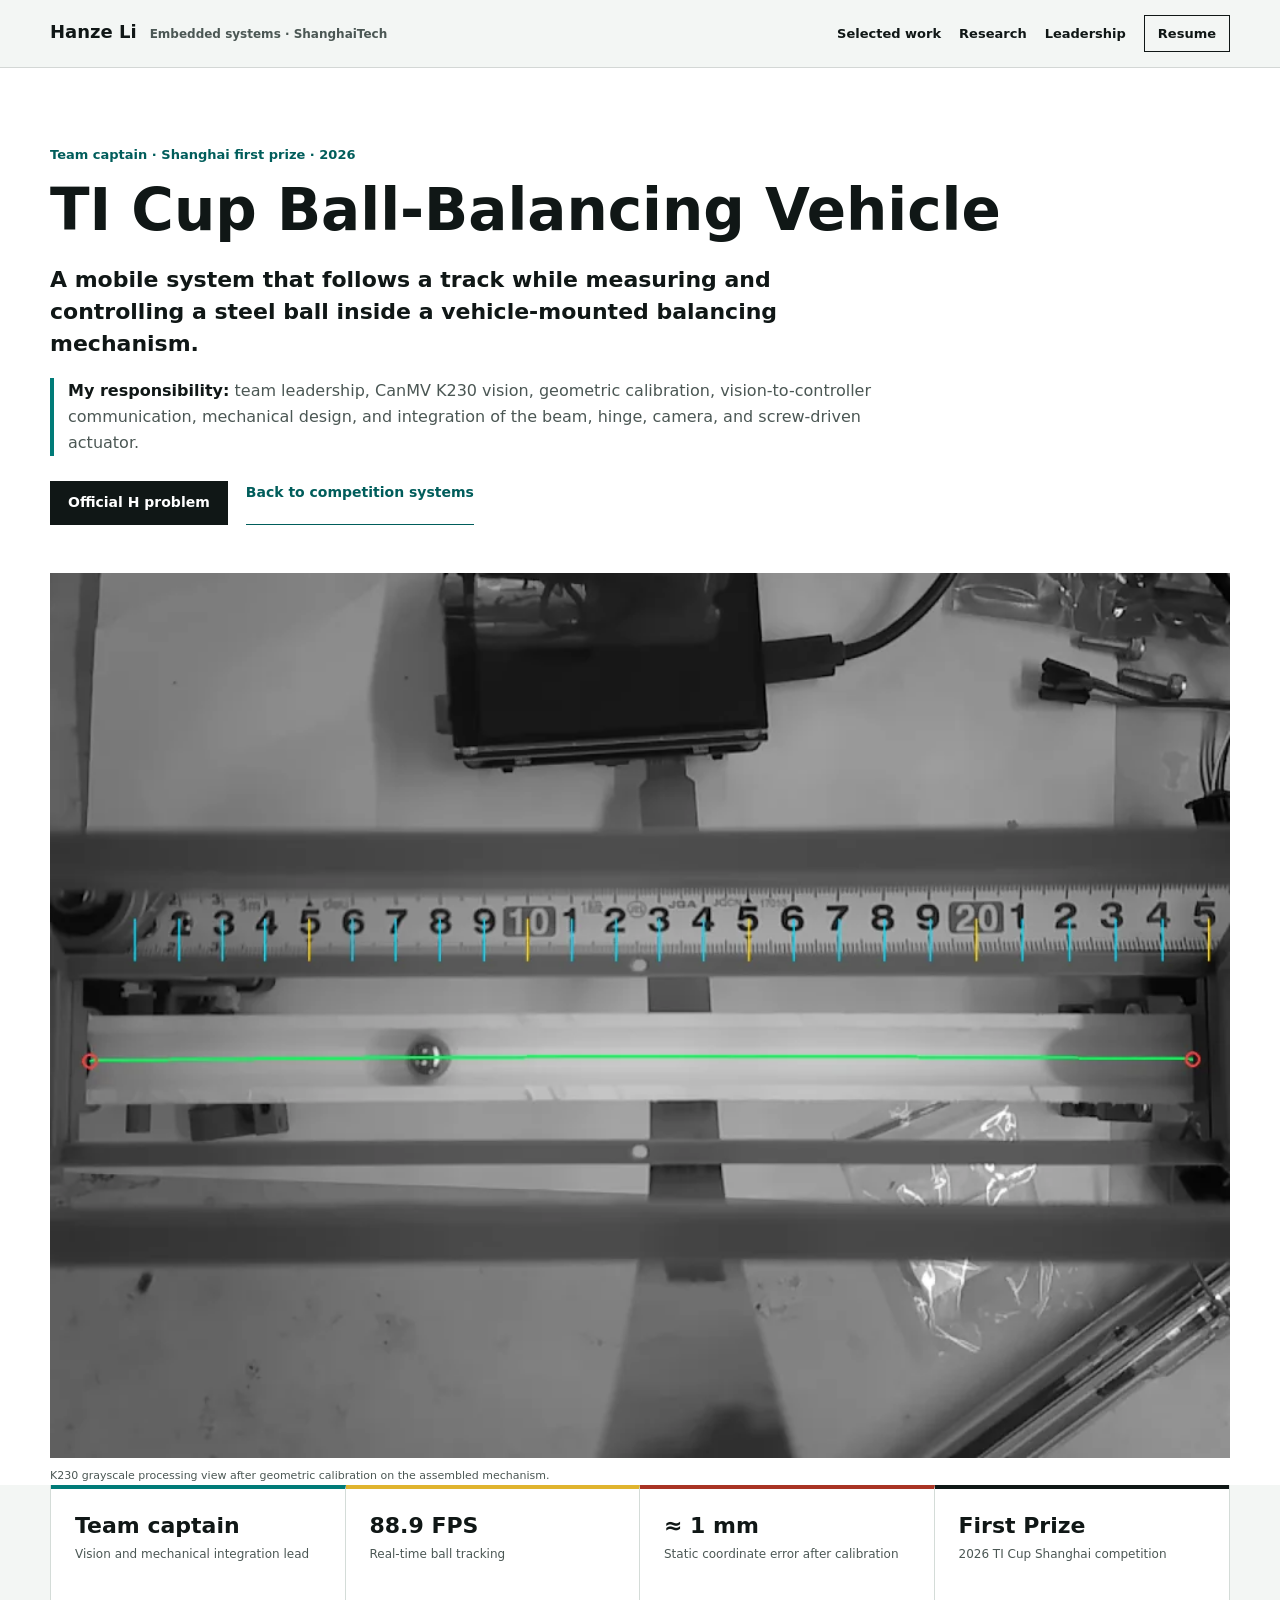
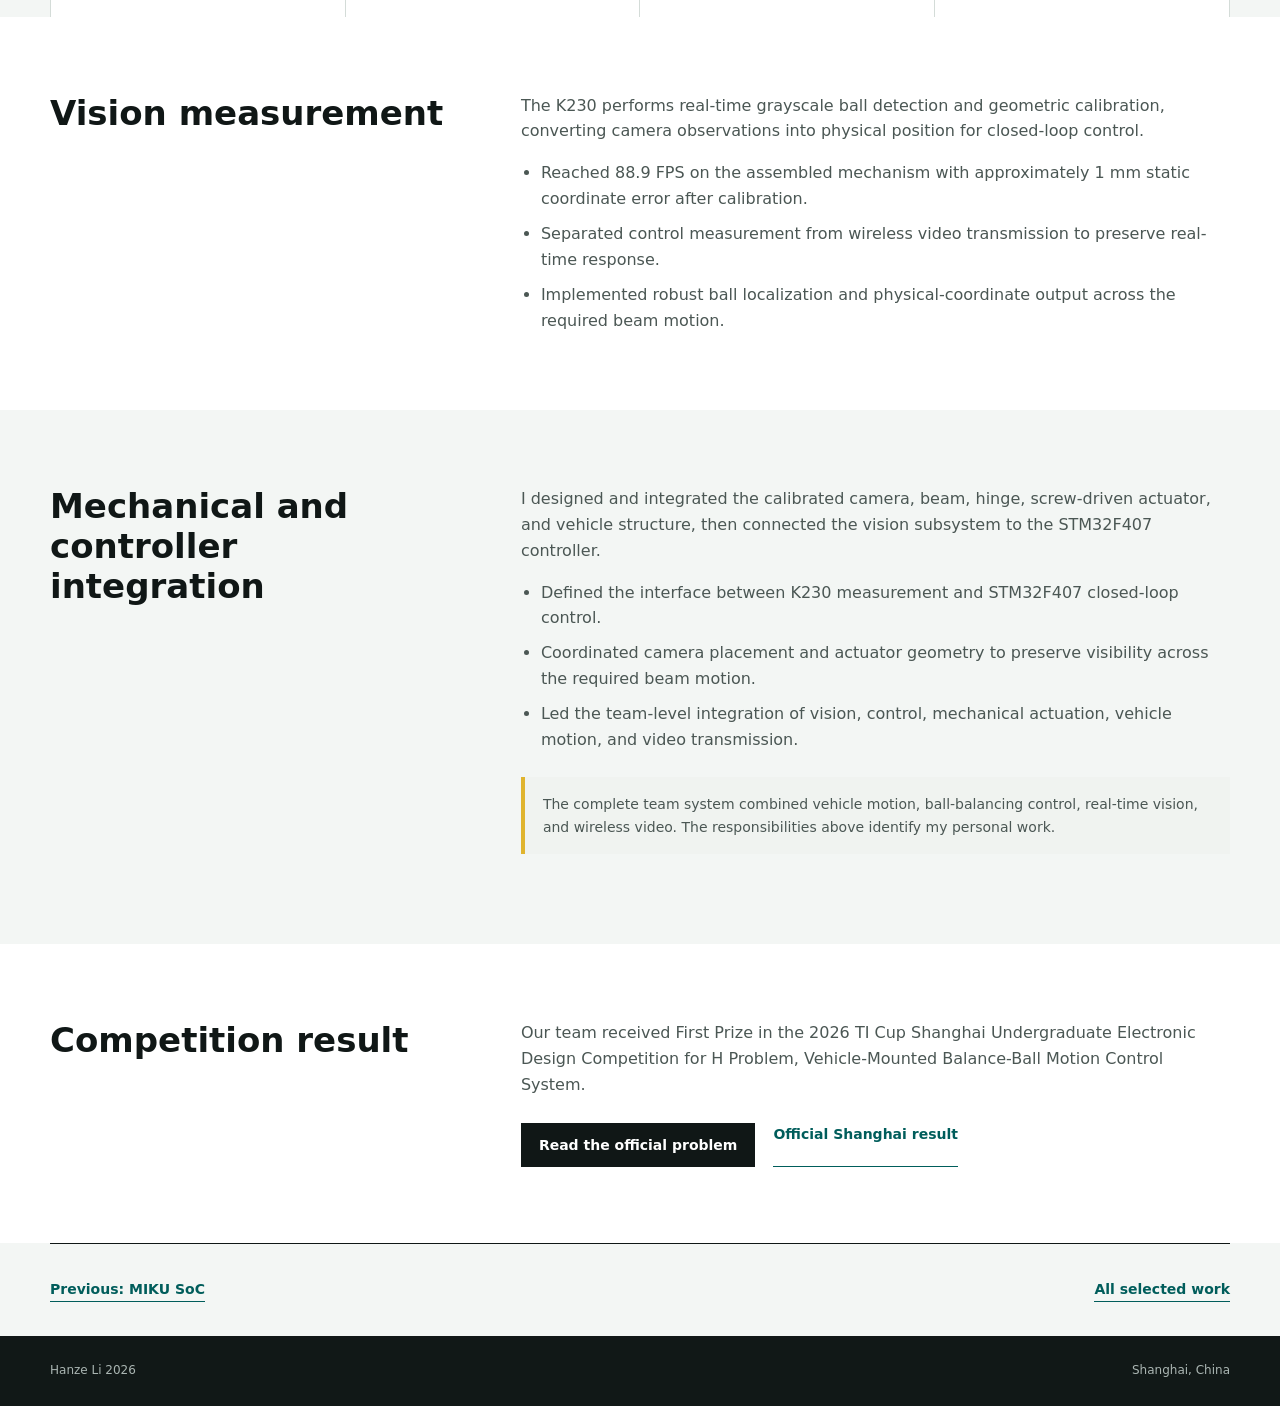
<file: projects/ti-cup.html>
<!DOCTYPE html>
<html lang="en">
  <head>
    <meta charset="utf-8">
    <meta name="viewport" content="width=device-width, initial-scale=1">
    <meta name="description" content="Hanze Li led the vision and mechanical integration of a first-prize TI Cup ball-balancing vehicle.">
    <meta name="theme-color" content="#111817">
    <meta property="og:type" content="article">
    <meta property="og:title" content="TI Cup Ball-Balancing Vehicle | Hanze Li">
    <meta property="og:description" content="An 88.9 FPS calibrated K230 vision system integrated with an STM32F407 controller and ball-balancing mechanism.">
    <meta property="og:url" content="https://maotechh.github.io/projects/ti-cup.html">
    <meta property="og:image" content="https://maotechh.github.io/assets/images/ti-vision.png">
    <meta property="og:image:width" content="1280">
    <meta property="og:image:height" content="960">
    <meta property="og:image:alt" content="K230 vision output showing the calibrated beam centerline and detected steel ball">
    <meta name="twitter:card" content="summary_large_image">
    <meta name="twitter:title" content="TI Cup Ball-Balancing Vehicle | Hanze Li">
    <meta name="twitter:description" content="An 88.9 FPS calibrated K230 vision system integrated with STM32F407 control and a ball-balancing mechanism.">
    <meta name="twitter:image" content="https://maotechh.github.io/assets/images/ti-vision.png">
    <title>TI Cup Ball-Balancing Vehicle | Hanze Li</title>
    <link rel="canonical" href="https://maotechh.github.io/projects/ti-cup.html">
    <link rel="icon" type="image/svg+xml" href="../assets/images/favicon.svg">
    <link rel="icon" type="image/png" sizes="32x32" href="../assets/images/favicon-32.png?v=20260903-2">
    <link rel="apple-touch-icon" href="../assets/images/apple-touch-icon.png?v=20260903-2">
    <script>document.documentElement.classList.add("js");</script>
    <link rel="stylesheet" href="../styles.css?v=20260903-2">
    <script src="../script.js?v=20260904" defer></script>
  </head>
  <body class="project-page">
    <a class="skip-link" href="#main-content">Skip to content</a>
    <header class="site-header">
      <div class="nav-shell">
        <a class="brand" href="../index.html">
          <span class="brand-name">Hanze Li</span>
          <span class="brand-label">Embedded systems · ShanghaiTech</span>
        </a>
        <button class="menu-button" type="button" aria-expanded="false" aria-controls="site-nav">Menu</button>
        <nav class="site-nav" id="site-nav" aria-label="Primary navigation">
          <a href="../index.html#work">Selected work</a>
          <a href="../index.html#research">Research</a>
          <a href="../index.html#leadership">Leadership</a>
          <a class="nav-resume" href="../assets/docs/Hanze-Li-Resume.pdf?v=20260904-2">Resume</a>
        </nav>
      </div>
    </header>

    <main id="main-content">
      <section class="project-hero">
        <div class="project-hero-copy">
          <p class="project-eyebrow">Team captain · Shanghai first prize · 2026</p>
          <h1>TI Cup Ball-Balancing Vehicle</h1>
          <p class="project-lead">
            A mobile system that follows a track while measuring and controlling a steel
            ball inside a vehicle-mounted balancing mechanism.
          </p>
          <p class="project-role">
            <strong>My responsibility:</strong> team leadership, CanMV K230 vision,
            geometric calibration, vision-to-controller communication, mechanical design,
            and integration of the beam, hinge, camera, and screw-driven actuator.
          </p>
          <div class="project-hero-actions">
            <a class="button button-dark" href="https://res.nuedc-training.com.cn/topic/2026/topic_140.html">Official H problem</a>
            <a class="text-link" href="../index.html#competition">Back to competition systems</a>
          </div>
        </div>
        <figure class="project-hero-figure">
          <picture>
            <source type="image/webp" srcset="../assets/images/ti-vision-640.webp 640w, ../assets/images/ti-vision-960.webp 960w" sizes="(max-width: 1180px) calc(100vw - 48px), 1180px">
            <img src="../assets/images/ti-vision.png" alt="CanMV K230 grayscale view showing the calibrated beam centerline and detected steel ball" width="1280" height="960">
          </picture>
          <figcaption>K230 grayscale processing view after geometric calibration on the assembled mechanism.</figcaption>
        </figure>
      </section>

      <dl class="project-facts">
        <div><dt>Team captain</dt><dd>Vision and mechanical integration lead</dd></div>
        <div><dt>88.9 FPS</dt><dd>Real-time ball tracking</dd></div>
        <div><dt>≈ 1 mm</dt><dd>Static coordinate error after calibration</dd></div>
        <div><dt>First Prize</dt><dd>2026 TI Cup Shanghai competition</dd></div>
      </dl>

      <section class="detail-band detail-band-surface">
        <div class="page-shell detail-grid">
          <h2>Vision measurement</h2>
          <div class="detail-copy">
            <p>
              The K230 performs real-time grayscale ball detection and geometric calibration,
              converting camera observations into physical position for closed-loop control.
            </p>
            <ul>
              <li>Reached 88.9 FPS on the assembled mechanism with approximately 1 mm static coordinate error after calibration.</li>
              <li>Separated control measurement from wireless video transmission to preserve real-time response.</li>
              <li>Implemented robust ball localization and physical-coordinate output across the required beam motion.</li>
            </ul>
          </div>
        </div>
      </section>

      <section class="detail-band">
        <div class="page-shell detail-grid">
          <h2>Mechanical and controller integration</h2>
          <div class="detail-copy">
            <p>
              I designed and integrated the calibrated camera, beam, hinge, screw-driven
              actuator, and vehicle structure, then connected the vision subsystem to the
              STM32F407 controller.
            </p>
            <ul>
              <li>Defined the interface between K230 measurement and STM32F407 closed-loop control.</li>
              <li>Coordinated camera placement and actuator geometry to preserve visibility across the required beam motion.</li>
              <li>Led the team-level integration of vision, control, mechanical actuation, vehicle motion, and video transmission.</li>
            </ul>
            <p class="evidence-note">
              The complete team system combined vehicle motion, ball-balancing control,
              real-time vision, and wireless video. The responsibilities above identify my
              personal work.
            </p>
          </div>
        </div>
      </section>

      <section class="detail-band detail-band-surface">
        <div class="page-shell detail-grid">
          <h2>Competition result</h2>
          <div class="detail-copy">
            <p>
              Our team received First Prize in the 2026 TI Cup Shanghai Undergraduate
              Electronic Design Competition for H Problem, Vehicle-Mounted Balance-Ball
              Motion Control System.
            </p>
            <div class="project-hero-actions">
              <a class="button button-dark" href="https://res.nuedc-training.com.cn/topic/2026/topic_140.html">Read the official problem</a>
              <a class="text-link" href="https://nuedc-sh.sjtu.edu.cn/post_detail.php?id=61">Official Shanghai result</a>
            </div>
          </div>
        </div>
      </section>

      <nav class="project-next page-shell" aria-label="Project navigation">
        <a class="text-link" href="miku.html">Previous: MIKU SoC</a>
        <a class="text-link" href="../index.html#work">All selected work</a>
      </nav>
    </main>
    <footer class="site-footer"><div class="page-shell footer-layout"><p>Hanze Li <span data-year>2026</span></p><p>Shanghai, China</p></div></footer>
  </body>
</html>
</file>
<file: styles.css>
:root {
  --ink: #101716;
  --ink-soft: #4b5754;
  --paper: #f3f6f4;
  --surface: #ffffff;
  --line: #d4dcd8;
  --line-dark: #34403d;
  --teal: #007b78;
  --teal-dark: #005d5b;
  --red: #a93424;
  --yellow: #e0b42e;
  --dark: #111817;
  --max-width: 1180px;
  --text-width: 760px;
  --header-height: 68px;
}

* {
  box-sizing: border-box;
  letter-spacing: 0;
}

html {
  scroll-behavior: smooth;
  scroll-padding-top: calc(var(--header-height) + 18px);
}

body {
  margin: 0;
  background: var(--paper);
  color: var(--ink);
  font-family: Inter, ui-sans-serif, system-ui, -apple-system, BlinkMacSystemFont, "Segoe UI", sans-serif;
  font-size: 16px;
  line-height: 1.62;
  text-rendering: optimizeLegibility;
}

img,
picture {
  display: block;
  max-width: 100%;
}

a {
  color: inherit;
}

button,
a {
  -webkit-tap-highlight-color: transparent;
}

button,
input {
  font: inherit;
}

.visually-hidden {
  position: absolute;
  width: 1px;
  height: 1px;
  padding: 0;
  margin: -1px;
  overflow: hidden;
  clip: rect(0, 0, 0, 0);
  white-space: nowrap;
  border: 0;
}

.skip-link {
  position: fixed;
  top: 8px;
  left: 8px;
  z-index: 100;
  padding: 8px 12px;
  background: var(--surface);
  color: var(--ink);
  transform: translateY(-160%);
}

.skip-link:focus {
  transform: translateY(0);
}

.page-shell,
.nav-shell {
  width: min(calc(100% - 48px), var(--max-width));
  margin-inline: auto;
}

.site-header {
  position: sticky;
  top: 0;
  z-index: 50;
  height: var(--header-height);
  border-bottom: 1px solid rgba(16, 23, 22, 0.14);
  background: rgba(243, 246, 244, 0.97);
  backdrop-filter: blur(12px);
}

.nav-shell {
  display: flex;
  height: 100%;
  align-items: center;
  justify-content: space-between;
  gap: 24px;
}

.brand {
  display: inline-flex;
  min-width: 0;
  align-items: baseline;
  gap: 13px;
  text-decoration: none;
}

.brand-name {
  flex: 0 0 auto;
  font-size: 18px;
  font-weight: 790;
  line-height: 1;
}

.brand-label {
  overflow: hidden;
  color: var(--ink-soft);
  font-size: 12px;
  font-weight: 620;
  text-overflow: ellipsis;
  white-space: nowrap;
}

.site-nav {
  display: flex;
  align-items: center;
  gap: 24px;
}

.site-nav a {
  font-size: 13px;
  font-weight: 680;
  text-decoration: none;
}

.site-nav a:not(.nav-resume):hover,
.site-nav a:not(.nav-resume):focus-visible {
  color: var(--teal-dark);
}

.nav-resume {
  padding: 7px 13px;
  border: 1px solid var(--ink);
}

.nav-resume:hover,
.nav-resume:focus-visible {
  background: var(--ink);
  color: white;
}

.menu-button {
  display: none;
  min-width: 58px;
  min-height: 38px;
  border: 1px solid var(--ink);
  background: transparent;
  color: var(--ink);
  cursor: pointer;
  font-size: 13px;
  font-weight: 720;
}

.hero {
  position: relative;
  display: flex;
  min-height: min(690px, 76svh);
  align-items: center;
  overflow: hidden;
  background: var(--dark);
  color: white;
}

.hero-media,
.hero-media img {
  position: absolute;
  inset: 0;
  width: 100%;
  height: 100%;
}

.hero-media img {
  object-fit: cover;
  object-position: center 44%;
}

.hero-overlay {
  position: absolute;
  inset: 0;
  background: rgba(5, 10, 9, 0.66);
}

.hero-content {
  position: relative;
  z-index: 1;
  width: min(calc(100% - 48px), var(--max-width));
  margin-inline: auto;
  padding-block: 68px 86px;
}

.hero-kicker {
  margin: 0 0 14px;
  color: #71d7d2;
  font-size: 14px;
  font-weight: 720;
}

.hero h1 {
  max-width: 800px;
  margin: 0;
  font-size: 74px;
  font-weight: 780;
  line-height: 1;
}

.hero-summary {
  max-width: 790px;
  margin: 26px 0 0;
  font-size: 26px;
  font-weight: 570;
  line-height: 1.36;
}

.hero-context {
  max-width: 730px;
  margin: 17px 0 0;
  color: #e1e7e4;
  font-size: 16px;
}

.hero-actions {
  display: flex;
  flex-wrap: wrap;
  align-items: center;
  gap: 11px 18px;
  margin-top: 30px;
}

.hero-caption {
  position: absolute;
  right: 22px;
  bottom: 14px;
  z-index: 1;
  max-width: 420px;
  margin: 0;
  color: rgba(255, 255, 255, 0.74);
  font-size: 11px;
  text-align: right;
}

.button {
  display: inline-flex;
  min-height: 44px;
  align-items: center;
  justify-content: center;
  padding: 9px 17px;
  border: 1px solid transparent;
  text-decoration: none;
  font-size: 14px;
  font-weight: 740;
  transition: background-color 160ms ease, border-color 160ms ease, color 160ms ease;
}

.button-primary {
  background: var(--teal);
  color: white;
}

.button-primary:hover,
.button-primary:focus-visible {
  background: #00918d;
}

.button-secondary {
  border-color: rgba(255, 255, 255, 0.72);
  color: white;
}

.button-secondary:hover,
.button-secondary:focus-visible {
  background: white;
  color: var(--ink);
}

.button-dark {
  background: var(--ink);
  color: white;
}

.button-dark:hover,
.button-dark:focus-visible {
  background: #2a3734;
}

.text-link {
  display: inline-block;
  border-bottom: 1px solid currentColor;
  color: var(--teal-dark);
  font-size: 14px;
  font-weight: 730;
  text-decoration: none;
}

.text-link:hover,
.text-link:focus-visible {
  color: var(--red);
}

.light-link {
  color: white;
}

.recognition {
  border-bottom: 1px solid var(--line);
  background: var(--surface);
}

.recognition-grid {
  display: grid;
  grid-template-columns: repeat(3, minmax(0, 1fr));
  border-inline: 1px solid var(--line);
}

.recognition article {
  min-width: 0;
  min-height: 196px;
  padding: 24px 26px 22px;
  border-right: 1px solid var(--line);
}

.recognition article:last-child {
  border-right: 0;
}

.recognition article:nth-child(1) {
  border-top: 4px solid var(--red);
}

.recognition article:nth-child(2) {
  border-top: 4px solid var(--teal);
}

.recognition article:nth-child(3) {
  border-top: 4px solid var(--yellow);
}

.recognition-level,
.recognition-role,
.recognition-event {
  margin: 0;
}

.recognition-level {
  color: var(--ink-soft);
  font-size: 12px;
  font-weight: 680;
}

.recognition h3 {
  margin: 9px 0 7px;
  font-size: 23px;
  line-height: 1.18;
}

.recognition-event {
  color: var(--ink-soft);
  font-size: 13px;
  line-height: 1.42;
}

.recognition-role {
  margin-top: 10px;
  font-size: 13px;
  font-weight: 680;
}

.recognition-role a {
  color: var(--teal-dark);
}

.section {
  padding-block: 88px;
}

.section-compact {
  padding-top: 34px;
}

.section-heading {
  display: grid;
  grid-template-columns: minmax(0, 1.35fr) minmax(280px, 0.65fr);
  gap: 64px;
  align-items: end;
  margin-bottom: 40px;
}

.section-heading h2,
.contact-layout h2,
.leadership-copy h2 {
  max-width: var(--text-width);
  margin: 0;
  font-size: 42px;
  line-height: 1.16;
}

.section-heading > p {
  margin: 0;
  color: var(--ink-soft);
}

.compact-heading {
  grid-template-columns: 1fr;
}

.feature-project {
  border-top: 1px solid var(--ink);
  border-bottom: 1px solid var(--ink);
}

.feature-copy {
  display: grid;
  grid-template-columns: 1.08fr 0.92fr;
  column-gap: 64px;
  padding-block: 42px;
}

.project-meta {
  display: flex;
  flex-wrap: wrap;
  gap: 5px 15px;
  margin: 0 0 12px;
  color: var(--ink-soft);
  font-size: 12px;
  font-weight: 680;
}

.feature-copy > .project-meta,
.feature-copy > h3,
.feature-copy > .project-lead,
.feature-copy > p:not(.project-note) {
  grid-column: 1;
}

.feature-copy h3,
.project-card h3,
.hardware-copy h3,
.secondary-list h3,
.research-list h3 {
  margin: 0;
  font-size: 28px;
  line-height: 1.23;
}

.project-card h3 a {
  text-decoration: none;
}

.project-card h3 a:hover,
.project-card h3 a:focus-visible {
  color: var(--teal-dark);
}

.project-card-dark h3 a:hover,
.project-card-dark h3 a:focus-visible {
  color: #73d4cf;
}

.project-lead {
  margin: 14px 0 7px;
  font-size: 19px;
  font-weight: 620;
  line-height: 1.46;
}

.feature-copy > p:not(.project-lead, .project-note) {
  margin: 8px 0 0;
  color: var(--ink-soft);
}

.metric-grid {
  display: grid;
  grid-column: 2;
  grid-row: 1 / span 4;
  grid-template-columns: repeat(3, minmax(0, 1fr));
  gap: 1px;
  align-self: start;
  margin: 0;
  border: 1px solid var(--line);
  background: var(--line);
}

.metric-grid div {
  display: flex;
  min-height: 120px;
  flex-direction: column;
  justify-content: center;
  padding: 16px;
  background: var(--surface);
}

.metric-grid dt {
  color: var(--teal-dark);
  font-size: 22px;
  font-weight: 790;
  line-height: 1.12;
}

.metric-grid dd {
  margin: 7px 0 0;
  color: var(--ink-soft);
  font-size: 11px;
  line-height: 1.35;
}

.tag-list {
  display: flex;
  flex-wrap: wrap;
  gap: 6px;
  margin: 20px 0 0;
  padding: 0;
  list-style: none;
}

.tag-list li {
  padding: 3px 8px;
  border: 1px solid var(--line);
  background: var(--surface);
  color: var(--ink-soft);
  font-size: 11px;
  font-weight: 630;
}

.project-actions {
  display: flex;
  grid-column: 1;
  flex-wrap: wrap;
  gap: 12px 18px;
  align-items: center;
  margin-top: 24px;
}

.project-note {
  color: var(--ink-soft);
  font-size: 12px;
}

.feature-visual {
  margin: 0;
  padding-block: 28px 22px;
  border-top: 1px solid var(--line);
}

.feature-visual img {
  width: 100%;
  height: auto;
  background: white;
}

.feature-visual figcaption,
.project-figure figcaption,
.project-hero-figure figcaption {
  margin-top: 9px;
  color: var(--ink-soft);
  font-size: 11px;
}

.project-grid {
  display: grid;
  grid-template-columns: repeat(2, minmax(0, 1fr));
  gap: 20px;
}

.project-card {
  display: flex;
  min-width: 0;
  flex-direction: column;
  overflow: hidden;
  border: 1px solid var(--line);
  border-radius: 6px;
  background: var(--surface);
}

.project-image {
  display: block;
  min-height: 0;
  aspect-ratio: 16 / 9;
  overflow: hidden;
  border-bottom: 1px solid var(--line);
  background: #e7ecea;
}

.project-image picture,
.project-image img {
  width: 100%;
  height: 100%;
}

.project-image img {
  object-fit: cover;
  transition: transform 180ms ease;
}

.project-image:hover img,
.project-image:focus-visible img {
  transform: scale(1.015);
}

.project-card-body {
  display: flex;
  flex: 1;
  flex-direction: column;
  padding: 26px;
}

.result-label {
  margin: 0 0 10px;
  color: var(--red);
  font-size: 12px;
  font-weight: 780;
}

.project-card-body > p:not(.result-label) {
  margin: 13px 0 0;
  color: var(--ink-soft);
}

.project-card-body .ownership {
  padding-left: 12px;
  border-left: 3px solid var(--teal);
  color: var(--ink);
  font-size: 14px;
}

.project-card-dark {
  border-color: #2a3533;
  background: var(--dark);
  color: white;
}

.project-card-dark .project-card-body > p:not(.result-label) {
  color: #bdc8c5;
}

.project-card-dark .result-label {
  color: #ef8b77;
}

.project-card-dark .project-card-body .ownership {
  color: white;
}

.project-card-dark .text-link {
  color: #73d4cf;
}

.card-links {
  display: flex;
  flex-wrap: wrap;
  gap: 9px 18px;
  margin-top: auto;
  padding-top: 22px;
}

.hardware-project {
  display: grid;
  grid-template-columns: minmax(0, 1fr) minmax(320px, 0.92fr);
  border-block: 1px solid var(--ink);
}

.hardware-visual {
  min-width: 0;
  margin: 0;
  border-right: 1px solid var(--line);
}

.hardware-visual picture,
.hardware-visual img {
  width: 100%;
  height: 100%;
}

.hardware-visual img {
  min-height: 340px;
  object-fit: cover;
}

.hardware-copy {
  align-self: center;
  padding: 38px;
}

.hardware-copy > p:not(.project-meta) {
  margin: 14px 0 0;
  color: var(--ink-soft);
}

.secondary-list {
  border-bottom: 1px solid var(--ink);
}

.secondary-list article {
  display: grid;
  grid-template-columns: minmax(240px, 0.75fr) minmax(360px, 1.25fr);
  gap: 48px;
  padding-block: 28px;
}

.secondary-list article > div:last-child > p {
  margin: 0;
  color: var(--ink-soft);
}

.secondary-list .card-links {
  margin-top: 12px;
  padding-top: 0;
}

.research-band {
  margin-top: 88px;
  background: #e4ebe7;
}

.research-list {
  border-top: 1px solid var(--ink);
}

.research-list article {
  display: grid;
  grid-template-columns: minmax(280px, 0.9fr) minmax(360px, 1.1fr);
  gap: 54px;
  padding-block: 34px;
  border-bottom: 1px solid #aab7b1;
}

.research-copy p {
  margin: 0;
  color: var(--ink-soft);
}

.research-copy .research-result,
.research-copy .collaboration-line {
  margin-top: 13px;
}

.research-copy .collaboration-line {
  margin-top: 0;
  color: var(--ink);
  font-weight: 760;
}

.collaboration-line span + span::before {
  content: " · ";
}

.research-result strong {
  color: var(--red);
}

.research-copy .text-link {
  margin-top: 13px;
}

.publication-entry .publication-authors {
  color: var(--ink);
  font-size: 15px;
}

.publication-entry .publication-venue {
  margin-top: 7px;
  font-size: 14px;
}

.publication-entry > p:nth-of-type(3) {
  margin-top: 17px;
}

.publication-entry .publication-links {
  margin-top: 15px;
  padding-top: 0;
}

.capability-grid {
  display: grid;
  grid-template-columns: repeat(2, minmax(0, 1fr));
  border-top: 1px solid var(--ink);
  border-left: 1px solid var(--line);
}

.capability-grid article {
  min-height: 180px;
  padding: 25px;
  border-right: 1px solid var(--line);
  border-bottom: 1px solid var(--line);
  background: var(--surface);
}

.capability-grid article:nth-child(1) {
  border-top: 4px solid var(--teal);
}

.capability-grid article:nth-child(2) {
  border-top: 4px solid var(--yellow);
}

.capability-grid article:nth-child(3) {
  border-top: 4px solid var(--red);
}

.capability-grid article:nth-child(4) {
  border-top: 4px solid var(--ink);
}

.capability-grid h3 {
  margin: 0;
  font-size: 19px;
}

.capability-grid p {
  margin: 12px 0 0;
  color: var(--ink-soft);
  font-size: 14px;
}

.capability-grid span {
  display: block;
  margin-top: 14px;
  color: var(--teal-dark);
  font-size: 12px;
  font-weight: 700;
}

.leadership-band {
  border-block: 1px solid var(--line-dark);
  background: var(--dark);
  color: white;
}

.leadership-layout {
  display: grid;
  grid-template-columns: minmax(270px, 0.7fr) minmax(420px, 1.3fr);
  gap: 72px;
  align-items: center;
  padding-block: 76px;
}

.portrait-wrap {
  margin: 0;
}

.portrait-wrap picture,
.portrait-wrap img {
  width: 100%;
}

.portrait-wrap img {
  max-height: 470px;
  object-fit: cover;
  object-position: center 28%;
}

.leadership-period {
  margin: 12px 0 21px;
  color: var(--yellow);
  font-size: 13px;
  font-weight: 720;
}

.leadership-copy > p:not(.leadership-period) {
  max-width: 720px;
  color: #c8d1cf;
}

.leadership-metrics {
  display: grid;
  grid-template-columns: repeat(3, minmax(0, 1fr));
  max-width: 560px;
  margin: 26px 0 19px;
  border-block: 1px solid #40504c;
}

.leadership-metrics div {
  padding: 14px 12px 14px 0;
}

.leadership-metrics dt {
  color: white;
  font-size: 24px;
  font-weight: 790;
  line-height: 1;
}

.leadership-metrics dd {
  margin: 6px 0 0;
  color: #aebbb7;
  font-size: 11px;
}

.leadership-copy .text-link {
  color: #73d4cf;
}

.repo-list {
  border-top: 1px solid var(--ink);
}

.repo-list > a {
  display: flex;
  min-height: 78px;
  align-items: center;
  justify-content: space-between;
  gap: 24px;
  padding: 15px 2px;
  border-bottom: 1px solid var(--line);
  text-decoration: none;
}

.repo-list > a:hover,
.repo-list > a:focus-visible {
  color: var(--teal-dark);
}

.repo-list strong,
.repo-list small {
  display: block;
}

.repo-list strong {
  font-size: 17px;
}

.repo-list small {
  margin-top: 3px;
  color: var(--ink-soft);
  font-size: 12px;
}

.repo-list > a > span:last-child {
  flex: 0 0 auto;
  font-size: 12px;
  font-weight: 740;
}

.contact-band {
  border-top: 1px solid var(--line);
  background: var(--surface);
}

.contact-layout {
  display: grid;
  grid-template-columns: 1.25fr 0.75fr;
  gap: 72px;
  align-items: center;
  padding-block: 72px;
}

.contact-layout > div:first-child p {
  margin: 14px 0 0;
  color: var(--ink-soft);
}

.contact-layout > div:first-child .contact-email {
  margin-top: 6px;
  color: var(--ink);
  font-family: ui-monospace, SFMono-Regular, Menlo, Consolas, monospace;
  font-size: 14px;
}

.contact-actions {
  display: flex;
  flex-wrap: wrap;
  gap: 11px;
}

.resume-links {
  display: flex;
  width: 100%;
  flex-wrap: wrap;
  gap: 10px 20px;
  margin-top: 8px;
}

.site-footer {
  background: var(--dark);
  color: #aab5b2;
}

.footer-layout {
  display: flex;
  min-height: 70px;
  align-items: center;
  justify-content: space-between;
  gap: 20px;
  font-size: 12px;
}

/* Project pages */
.project-page .site-header {
  position: relative;
}

.project-page .site-nav {
  gap: 18px;
}

.project-hero {
  padding: 76px 0 0;
  background: var(--surface);
}

.project-hero-copy {
  width: min(calc(100% - 48px), var(--max-width));
  margin-inline: auto;
}

.project-eyebrow {
  margin: 0 0 14px;
  color: var(--teal-dark);
  font-size: 13px;
  font-weight: 730;
}

.project-hero h1 {
  max-width: 980px;
  margin: 0;
  font-size: 58px;
  line-height: 1.08;
}

.project-hero .project-lead {
  max-width: 850px;
  margin-top: 22px;
  font-size: 22px;
}

.project-role {
  max-width: 850px;
  margin: 18px 0 0;
  padding-left: 14px;
  border-left: 4px solid var(--teal);
  color: var(--ink-soft);
}

.project-role strong {
  color: var(--ink);
}

.project-hero-actions {
  display: flex;
  flex-wrap: wrap;
  gap: 11px 18px;
  margin-top: 25px;
}

.project-hero-figure {
  width: min(calc(100% - 48px), var(--max-width));
  margin: 48px auto 0;
}

.project-hero-figure img {
  width: 100%;
  height: auto;
}

.project-hero-figure picture {
  width: 100%;
}

.project-facts {
  display: grid;
  grid-template-columns: repeat(4, minmax(0, 1fr));
  width: min(calc(100% - 48px), var(--max-width));
  margin: 0 auto;
  border-inline: 1px solid var(--line);
  background: var(--surface);
}

.project-facts div {
  min-height: 132px;
  padding: 24px;
  border-right: 1px solid var(--line);
  border-top: 4px solid var(--teal);
}

.project-facts div:nth-child(2) {
  border-top-color: var(--yellow);
}

.project-facts div:nth-child(3) {
  border-top-color: var(--red);
}

.project-facts div:nth-child(4) {
  border-top-color: var(--ink);
  border-right: 0;
}

.project-facts dt {
  font-size: 22px;
  font-weight: 790;
  line-height: 1.15;
}

.project-facts dd {
  margin: 8px 0 0;
  color: var(--ink-soft);
  font-size: 12px;
  line-height: 1.4;
}

.detail-band {
  padding-block: 76px;
}

.detail-band-surface {
  background: var(--surface);
}

.detail-grid {
  display: grid;
  grid-template-columns: minmax(260px, 0.72fr) minmax(420px, 1.28fr);
  gap: 72px;
}

.detail-grid h2 {
  margin: 0;
  font-size: 34px;
  line-height: 1.18;
}

.detail-copy > :first-child {
  margin-top: 0;
}

.detail-copy p,
.detail-copy li {
  color: var(--ink-soft);
}

.detail-copy ul {
  margin: 0;
  padding-left: 20px;
}

.detail-copy li + li {
  margin-top: 9px;
}

.project-figure {
  margin: 42px 0 0;
}

.project-figure img {
  width: 100%;
  height: auto;
  background: white;
}

.evidence-note {
  margin-top: 24px;
  padding: 16px 18px;
  border-left: 4px solid var(--yellow);
  background: #f0f3f0;
  color: var(--ink-soft);
  font-size: 14px;
}

.project-next {
  display: flex;
  justify-content: space-between;
  gap: 24px;
  padding-block: 34px;
  border-top: 1px solid var(--ink);
}

@media (max-width: 960px) {
  .site-nav {
    gap: 16px;
  }

  .hero h1 {
    font-size: 61px;
  }

  .hero-summary {
    font-size: 22px;
  }

  .section-heading,
  .feature-copy,
  .contact-layout {
    grid-template-columns: 1fr;
  }

  .section-heading {
    gap: 18px;
  }

  .feature-copy {
    gap: 26px;
  }

  .metric-grid {
    grid-column: 1;
    grid-row: auto;
    margin-top: 15px;
  }

  .leadership-layout {
    gap: 46px;
  }

  .project-facts {
    grid-template-columns: repeat(2, minmax(0, 1fr));
  }

  .project-facts div:nth-child(2) {
    border-right: 0;
  }

  .project-facts div:nth-child(4) {
    border-top-color: var(--ink);
  }

  .detail-grid {
    grid-template-columns: 1fr;
    gap: 28px;
  }
}

@media (max-width: 760px) {
  :root {
    --header-height: 62px;
  }

  .page-shell,
  .nav-shell,
  .hero-content,
  .project-hero-copy,
  .project-hero-figure,
  .project-facts {
    width: min(calc(100% - 32px), var(--max-width));
  }

  .brand {
    display: grid;
    gap: 3px;
  }

  .brand-name {
    font-size: 16px;
  }

  .brand-label {
    max-width: 190px;
    font-size: 10px;
  }

  .js .menu-button {
    display: inline-flex;
    align-items: center;
    justify-content: center;
  }

  .site-nav {
    position: absolute;
    top: var(--header-height);
    right: 0;
    left: 0;
    display: grid;
    align-items: stretch;
    gap: 0;
    padding: 10px 16px 16px;
    border-bottom: 1px solid var(--line);
    background: var(--paper);
  }

  .js .site-nav {
    display: none;
  }

  .js .site-nav.is-open {
    display: grid;
  }

  .site-nav a {
    min-height: 44px;
    padding: 10px 4px;
    border-bottom: 1px solid var(--line);
  }

  .site-nav .nav-resume {
    margin-top: 10px;
    padding-inline: 13px;
    text-align: center;
  }

  .hero {
    min-height: 72svh;
    align-items: flex-end;
  }

  .hero-media img {
    object-position: 58% center;
  }

  .hero-overlay {
    background: rgba(5, 10, 9, 0.7);
  }

  .hero-content {
    padding-block: 56px 48px;
  }

  .hero h1 {
    font-size: 48px;
  }

  .hero-summary {
    margin-top: 19px;
    font-size: 20px;
  }

  .hero-context {
    font-size: 14px;
  }

  .hero-actions {
    align-items: stretch;
    margin-top: 25px;
  }

  .hero-actions .button {
    width: 100%;
  }

  .hero-caption {
    display: none;
  }

  .recognition-grid,
  .project-grid,
  .hardware-project,
  .leadership-layout,
  .detail-grid {
    grid-template-columns: 1fr;
  }

  .recognition article {
    min-height: 0;
    padding: 15px 16px 14px;
    border-right: 0;
    border-bottom: 1px solid var(--line);
  }

  .recognition article:last-child {
    border-bottom: 0;
  }

  .recognition h3 {
    margin-block: 6px 4px;
    font-size: 20px;
  }

  .recognition-event {
    font-size: 11px;
    line-height: 1.35;
  }

  .recognition-role {
    margin-top: 7px;
    font-size: 12px;
  }

  .section {
    padding-block: 52px;
  }

  .section-compact {
    padding-top: 16px;
  }

  .section-heading {
    margin-bottom: 25px;
  }

  .section-heading > p {
    display: none;
  }

  .section-heading h2,
  .contact-layout h2,
  .leadership-copy h2 {
    font-size: 32px;
  }

  .feature-copy {
    padding-block: 27px;
  }

  .metric-grid {
    grid-template-columns: repeat(3, minmax(0, 1fr));
  }

  .metric-grid div {
    min-height: 92px;
    padding: 10px 8px;
  }

  .metric-grid dt {
    font-size: 17px;
  }

  .metric-grid dd {
    font-size: 10px;
  }

  .project-card-body {
    padding: 22px;
  }

  #work .tag-list,
  .hardware-copy .tag-list {
    display: none;
  }

  .project-actions {
    margin-top: 18px;
  }

  .hardware-visual {
    border-right: 0;
    border-bottom: 1px solid var(--line);
  }

  .hardware-visual img {
    min-height: 0;
    aspect-ratio: 16 / 9;
  }

  .hardware-copy {
    padding: 27px 3px 30px;
  }

  .secondary-list article,
  .research-list article {
    grid-template-columns: 1fr;
    gap: 17px;
  }

  .research-band {
    margin-top: 60px;
  }

  .collaboration-line span {
    display: block;
  }

  .collaboration-line span + span::before {
    content: "";
  }

  .capability-grid {
    grid-template-columns: repeat(2, minmax(0, 1fr));
  }

  .capability-grid article {
    min-height: 0;
    padding: 16px;
  }

  .capability-grid h3 {
    font-size: 16px;
    line-height: 1.28;
  }

  .capability-grid p {
    margin-top: 9px;
    font-size: 12px;
    line-height: 1.5;
  }

  .capability-grid span {
    margin-top: 10px;
    font-size: 10px;
    line-height: 1.4;
  }

  .leadership-layout,
  .contact-layout {
    padding-block: 58px;
  }

  .portrait-wrap {
    display: none;
  }

  .leadership-copy {
    order: 1;
  }

  .contact-layout {
    gap: 30px;
  }

  .project-page .site-header {
    position: sticky;
  }

  .project-hero {
    padding-top: 54px;
  }

  .project-hero h1 {
    font-size: 40px;
  }

  .project-hero .project-lead {
    font-size: 19px;
  }

  .project-hero-figure {
    margin-top: 34px;
  }

  .project-hero-figure img {
    max-height: none;
    object-fit: contain;
  }

  .project-facts {
    grid-template-columns: 1fr 1fr;
  }

  .project-facts div {
    min-height: 112px;
    padding: 17px;
  }

  .project-facts dt {
    font-size: 18px;
  }

  .detail-band {
    padding-block: 56px;
  }

  .detail-grid {
    gap: 24px;
  }

  .detail-grid h2 {
    font-size: 29px;
  }
}

@media (max-width: 420px) {
  .brand-label {
    display: none;
  }

  .hero h1 {
    font-size: 42px;
  }

  .hero-summary {
    font-size: 18px;
  }

  .section-heading h2,
  .contact-layout h2,
  .leadership-copy h2 {
    font-size: 29px;
  }

  .feature-copy h3,
  .project-card h3,
  .hardware-copy h3,
  .secondary-list h3,
  .research-list h3 {
    font-size: 24px;
  }

  .metric-grid,
  .capability-grid {
    grid-template-columns: 1fr;
  }

  .metric-grid div {
    min-height: 74px;
    padding: 12px;
  }

  .metric-grid dd,
  .capability-grid span {
    font-size: 11px;
  }

  .capability-grid article {
    padding: 18px;
  }

  .project-card-body,
  .recognition article,
  .project-facts div {
    overflow-wrap: anywhere;
  }

  .leadership-metrics dt {
    font-size: 21px;
  }

  .repo-list > a {
    align-items: flex-start;
  }

  .repo-list > a > span:last-child {
    padding-top: 3px;
  }

  .project-hero h1 {
    font-size: 35px;
  }

  .project-facts {
    grid-template-columns: 1fr;
  }

  .project-facts div,
  .project-facts div:nth-child(2) {
    min-height: 0;
    border-right: 0;
  }

  .project-next,
  .footer-layout {
    align-items: flex-start;
    flex-direction: column;
  }

  .footer-layout {
    justify-content: center;
    gap: 0;
    padding-block: 14px;
  }

  .footer-layout p {
    margin: 2px 0;
  }
}

:focus-visible {
  outline: 3px solid var(--yellow);
  outline-offset: 3px;
}

@media (prefers-reduced-motion: reduce) {
  html {
    scroll-behavior: auto;
  }

  *,
  *::before,
  *::after {
    scroll-behavior: auto !important;
    transition-duration: 0.01ms !important;
  }
}
</file>
